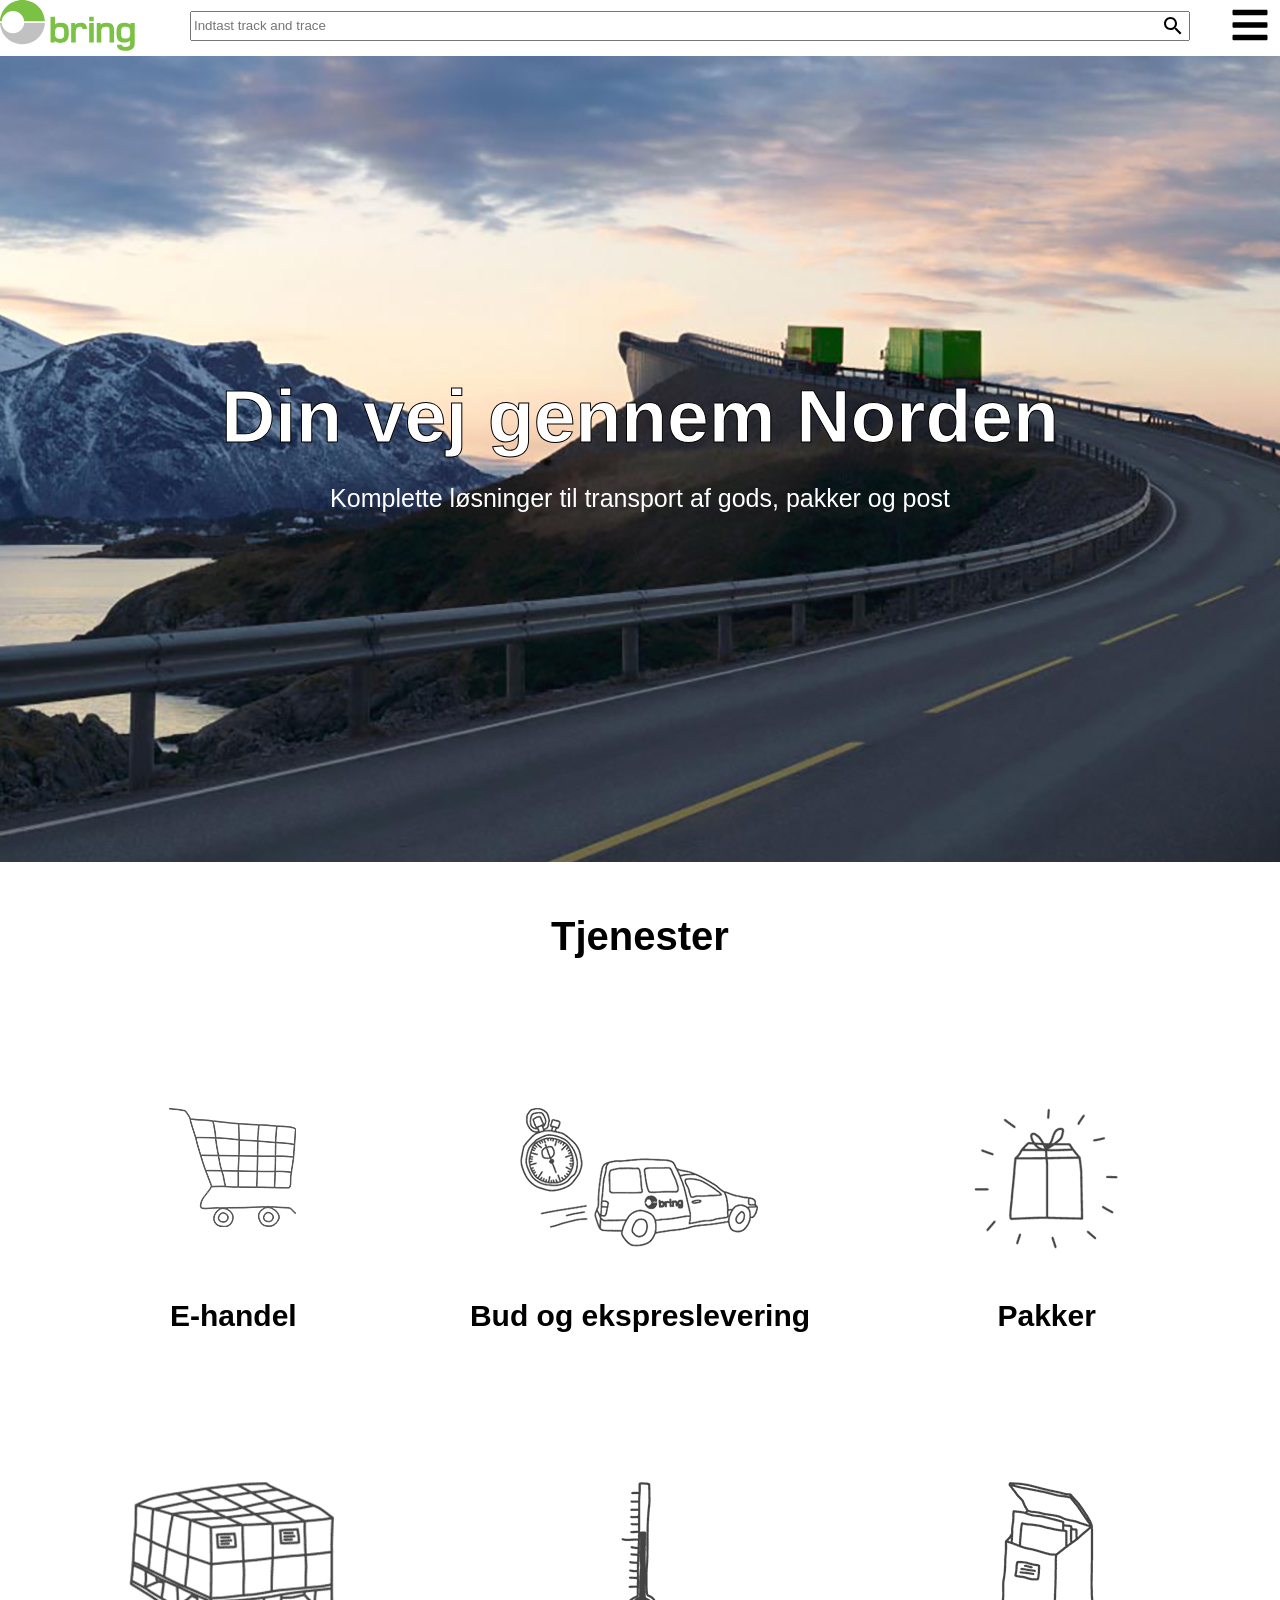
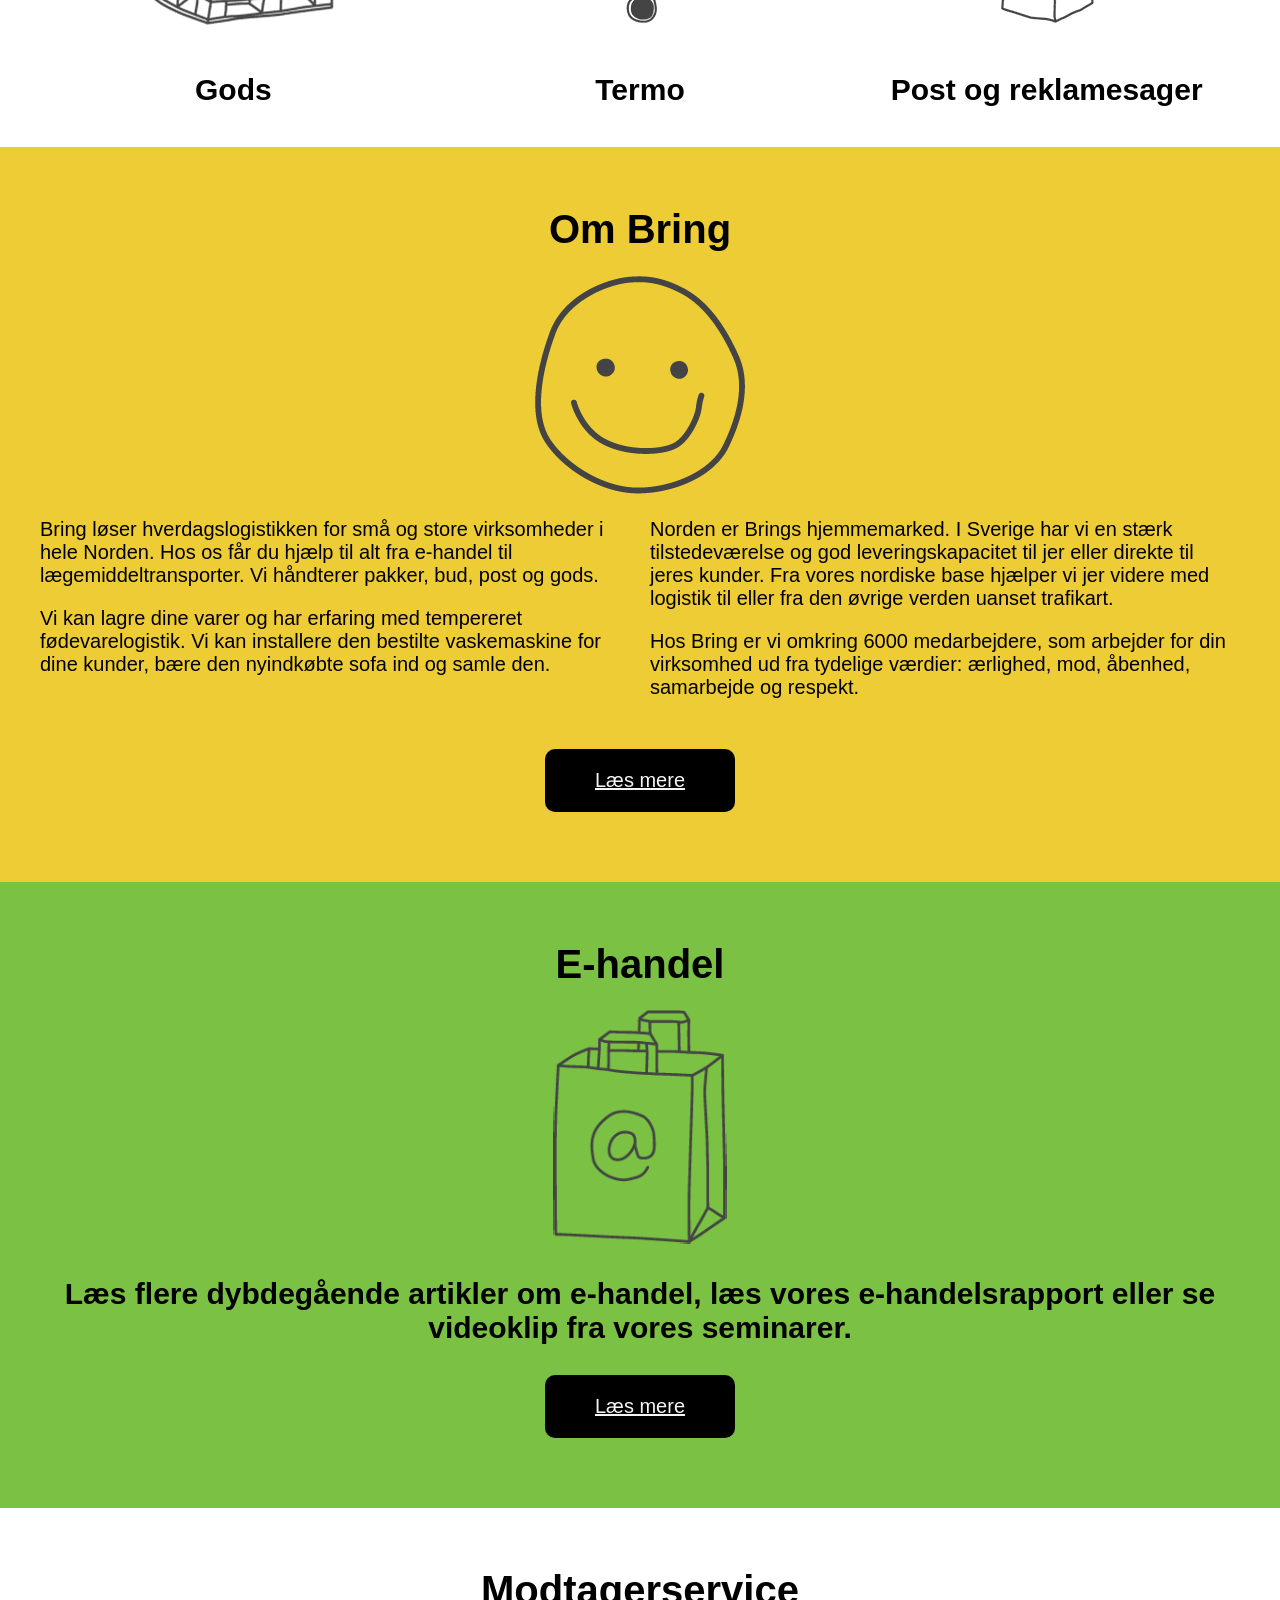
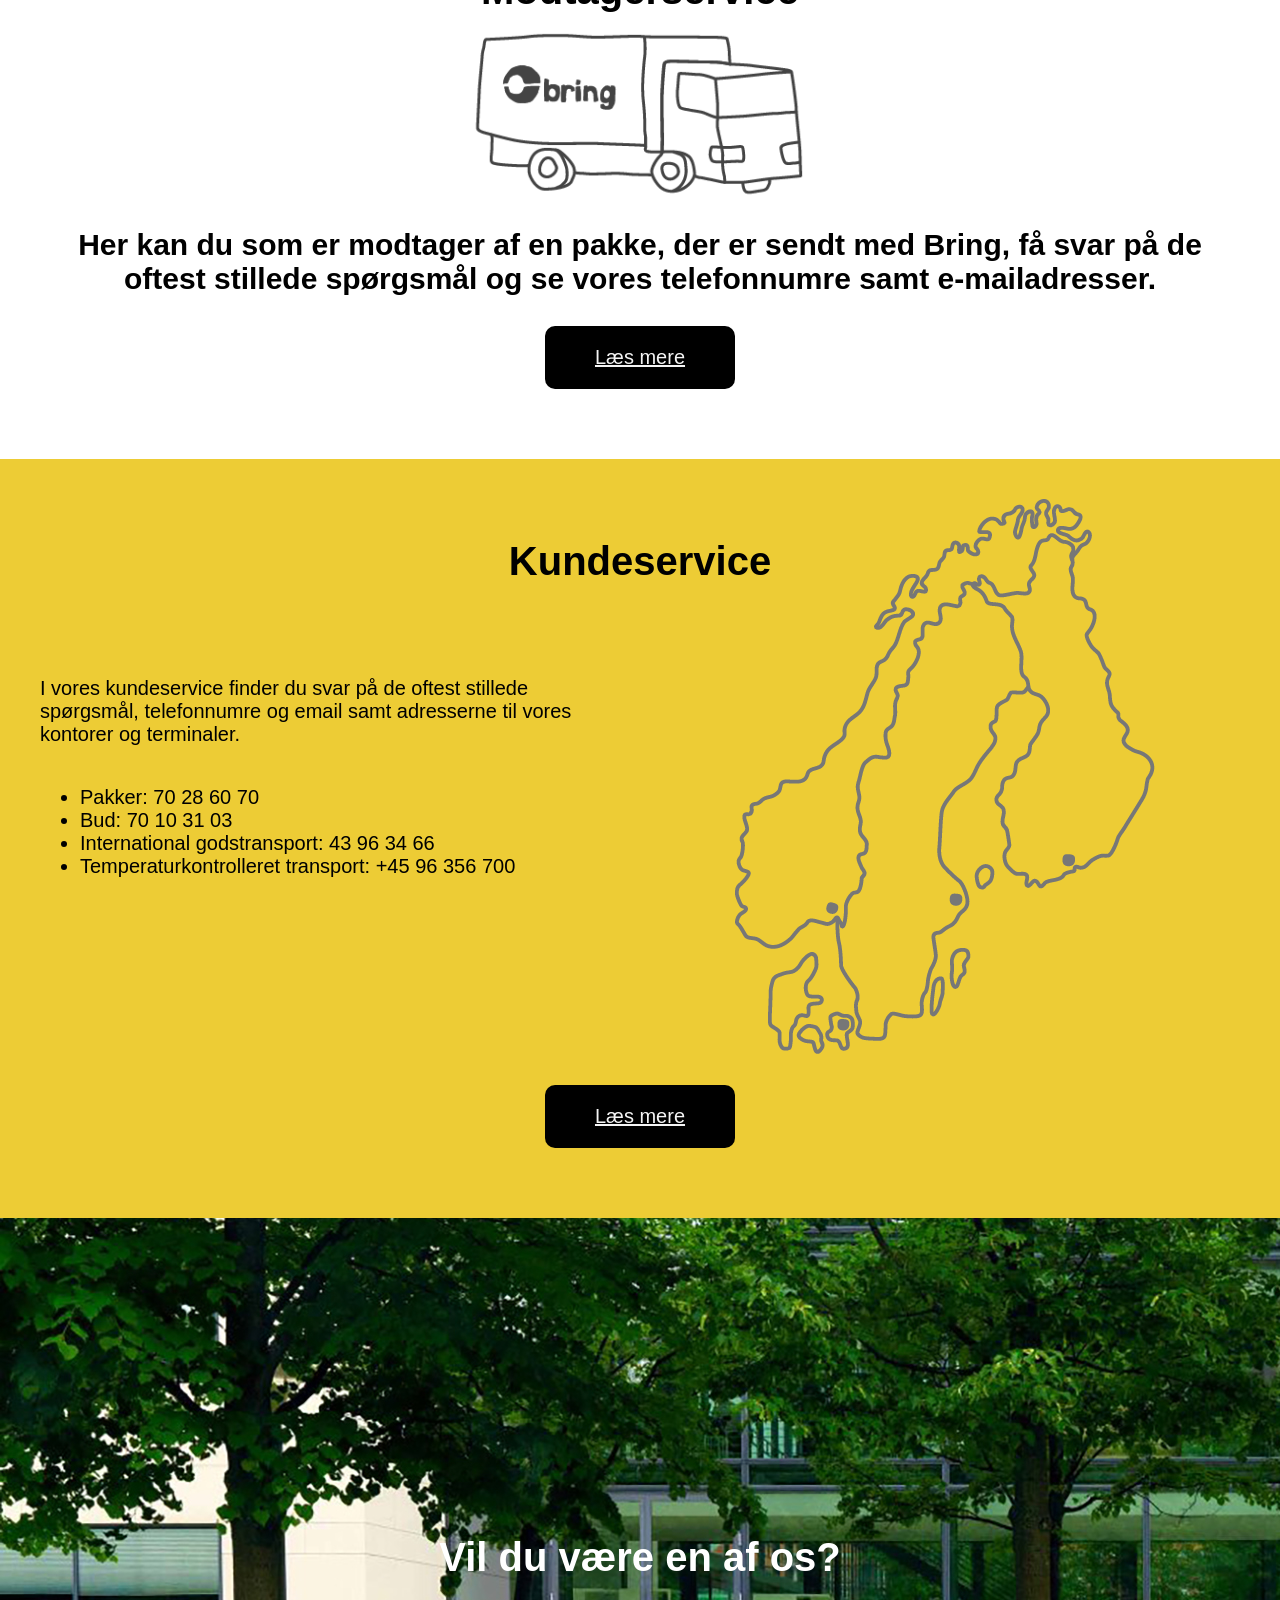
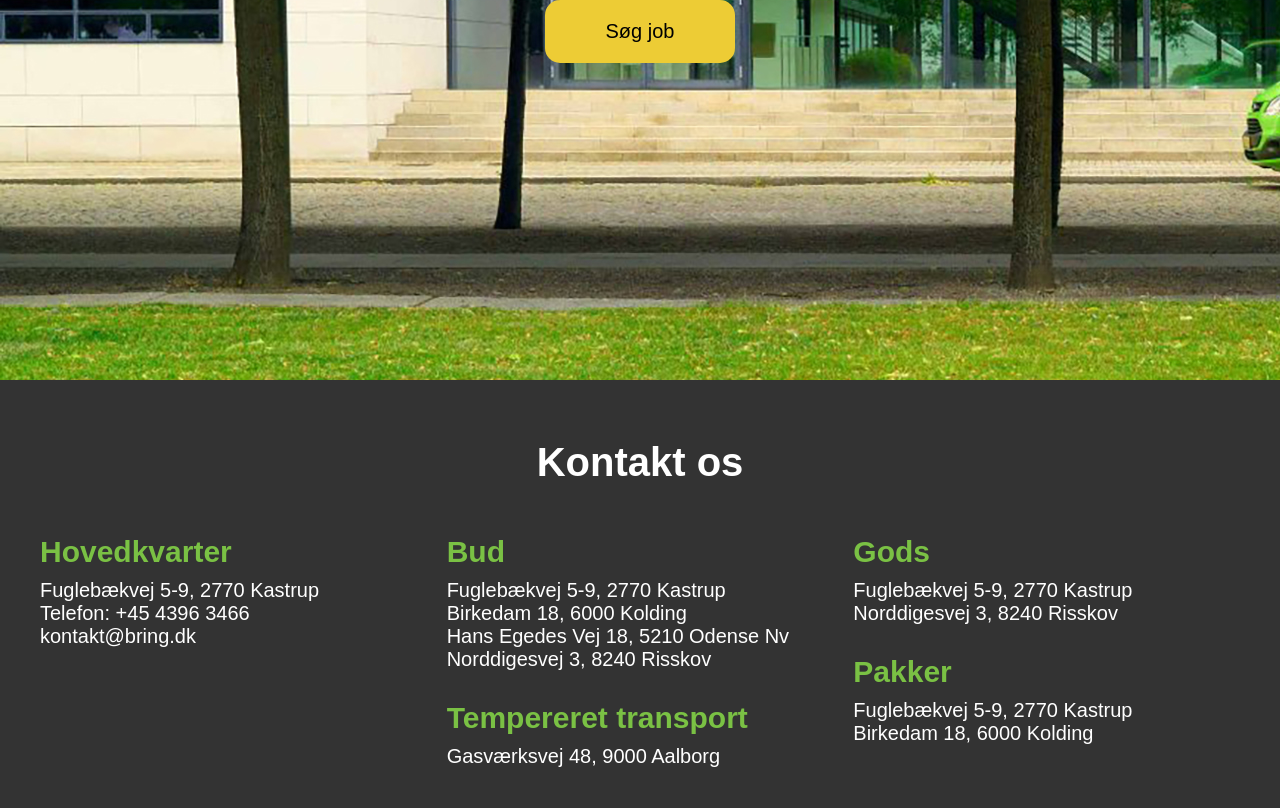
<file: html og css/Bring/index.html>
<!DOCTYPE html>
<html lang="en">

<head>
    <meta charset="UTF-8">
    <meta name="viewport" content="width=device-width, initial-scale=1.0">
    <link rel="stylesheet" href="css/style.css">
    <link rel="stylesheet" href="css/phone.css" media="screen and (max-width:800px)">
    <link rel="stylesheet" href="css/desktop.css" media="screen and (min-width:801px)">
    <title>Bring Grid og Hamburgermenu</title>
</head>

<body>
    <header>
        <img src="img/logo.svg" alt="bring logo" id="logo-img">
        <form method="post">
            <input type="search" name="track" placeholder="Indtast track and trace">
            <input type="image" class="search" value="submit" src="img/baseline-search-24px.svg">
        </form>
        <nav>
            <input type="checkbox" class="menuopener">
            <img src="img/bars-solid.svg" class="menuicon">
            <img src="img/times-solid.svg" class="closeicon">
            <ul>
                <li><a href="#">Hjem</a></li>
                <li><a href="#">Tjenester</a></li>
                <li><a href="#">Om Bring</a></li>
                <li><a href="#">E-handel</a></li>
                <li><a href="#">Modtagerservice</a></li>
                <li><a href="#">Kundeservice</a></li>
                <li><a href="#">Vil du være en af os?</a></li>
                <li><a href="#">Kontakt os</a></li>
            </ul>
        </nav>
    </header>

    <main>
        <section>
            <img src="img/hero-04.jpg" alt="bring transport">
            <article>
                <h1>Din vej gennem Norden</h1>
                <p>Komplette løsninger til transport af gods, pakker og post</p>
            </article>
        </section>
        <section >
            <h2>Tjenester</h2>
            <article class="services grid grid-three-columns">
                <div class="service-item">
                    <img src="img/shopping-cart.png" alt="bring e-handel e-commerce">
                    <h3>E-handel</h3>
                </div>

                <div class="service-item">
                    <img src="img/courier-illustration.png" alt="bud budbringer bring">
                    <h3>Bud og ekspreslevering</h3>
                </div>
                <div class="service-item">
                    <img src="img/parcel-illustration.png" alt="pakker levering post">
                    <h3>Pakker</h3>
                </div>

                <div class="service-item">
                    <img src="img/cargo-illustration.png" alt="gods levering transport">
                    <h3>Gods</h3>
                </div>

                <div class="service-item">
                    <img src="img/tempererat.png" alt="temperatur tempereret gods termo">
                    <h3>Termo</h3>
                </div>

                <div class="service-item">
                    <img src="img/mailbox.png" alt="post reklame pakker levering">
                    <h3>Post og reklamesager</h3>
                </div>
            </article>
        </section>

        <section id="about-us" class="yellow">
            <h2>Om Bring</h2>

            <img src="img/smiley.png" alt="smiley happy customers glade kunder">

            <article class="columns grid grid-two-columns">
                <div class="column">
                    <p>Bring løser hverdagslogistikken for små og store virksomheder i hele Norden. Hos os får du hjælp
                        til alt fra e-handel til lægemiddeltransporter. Vi håndterer pakker, bud, post og gods.</p>

                    <p>Vi kan lagre dine varer og har erfaring med tempereret fødevarelogistik. Vi kan installere den
                        bestilte vaskemaskine for dine kunder, bære den nyindkøbte sofa ind og samle den.</p>
                </div>

                <div class="column">
                    <p>Norden er Brings hjemmemarked. I Sverige har vi en stærk tilstedeværelse og god
                        leveringskapacitet til jer eller direkte til jeres kunder. Fra vores nordiske base hjælper vi
                        jer videre med logistik til eller fra den øvrige verden uanset trafikart.</p>

                    <p>Hos Bring er vi omkring 6000 medarbejdere, som arbejder for din virksomhed ud fra tydelige
                        værdier: ærlighed, mod, åbenhed, samarbejde og respekt.</p>
                </div>
            </article>

            <a href="#" class="readmore">Læs mere</a>

        </section>

        <section id="shop" class="green">
            <article>
                <h2>E-handel</h2>

                <img src="img/e-handel.png" alt="bring e-handel">

                <h3>Læs flere dybdegående artikler om e-handel, læs vores e-handelsrapport eller se videoklip fra vores
                    seminarer.</h3>

                <a href="#" class="readmore">Læs mere</a>
            </article>
        </section>

        <section id="receive">
            <article>
                <h2>Modtagerservice</h2>

                <img src="img/truck.png" alt="bring modtageservice">

                <h3>Her kan du som er modtager af en pakke, der er sendt med Bring, få svar på de oftest stillede
                    spørgsmål og se vores telefonnumre samt e-mailadresser.</h3>

                <a href="#" class="readmore">Læs mere</a>
            </article>
        </section>

        <section id="customer-service" class="yellow">
            <h2 class="absolute">Kundeservice</h2>

            <article class="columns grid grid-two-columns">

                <div class="column">
                    <p>I vores kundeservice finder du svar på de oftest stillede spørgsmål, telefonnumre og email samt
                        adresserne til vores kontorer og terminaler.</p>
                    <ul>
                        <li>Pakker: 70 28 60 70</li>
                        <li>Bud: 70 10 31 03</li>
                        <li>International godstransport: 43 96 34 66</li>
                        <li>Temperaturkontrolleret transport: +45 96 356 700</li>
                    </ul>
                </div>

                <div class="column">
                    <img src="img/bring-map-nordic.png" alt="nordic map headquarters">
                </div>
            </article>

            <a href="#" class="readmore">Læs mere</a>
        </section>

        <section id="join-us" class="grid">
            <img src="img/budbil-02.jpg" alt="bring budbil">
            <article>
                <h2>Vil du være en af os?</h2>

                <a href="#" class="seekjob yellow">Søg job</a>
            </article>

        </section>

    </main>
    <footer>
        <h2>Kontakt os</h2>

        <article class="columns grid grid-three-columns">
            <div class="column">
                <h3>Hovedkvarter</h3>
                <ul>
                    <li>Fuglebækvej 5-9, 2770 Kastrup</li>
                    <li>Telefon: +45 4396 3466</li>
                    <li>kontakt@bring.dk</li>
                </ul>
            </div>

            <div class="column">
                <h3>Bud</h3>
                <ul>
                    <li>Fuglebækvej 5-9, 2770 Kastrup</li>
                    <li>Birkedam 18, 6000 Kolding</li>
                    <li>Hans Egedes Vej 18, 5210 Odense Nv</li>
                    <li>Norddigesvej 3, 8240 Risskov</li>
                </ul>

                <h3>Tempereret transport</h3>
                <ul>
                    <li>Gasværksvej 48, 9000 Aalborg</li>
                </ul>
            </div>

            <div class="column">
                <h3>Gods</h3>
                <ul>
                    <li>Fuglebækvej 5-9, 2770 Kastrup</li>
                    <li>Norddigesvej 3, 8240 Risskov</li>
                </ul>

                <h3>Pakker</h3>
                <ul>
                    <li>Fuglebækvej 5-9, 2770 Kastrup</li>
                    <li>Birkedam 18, 6000 Kolding</li>
                </ul>
            </div>
        </article>
    </footer>
</body>

</html>
</file>
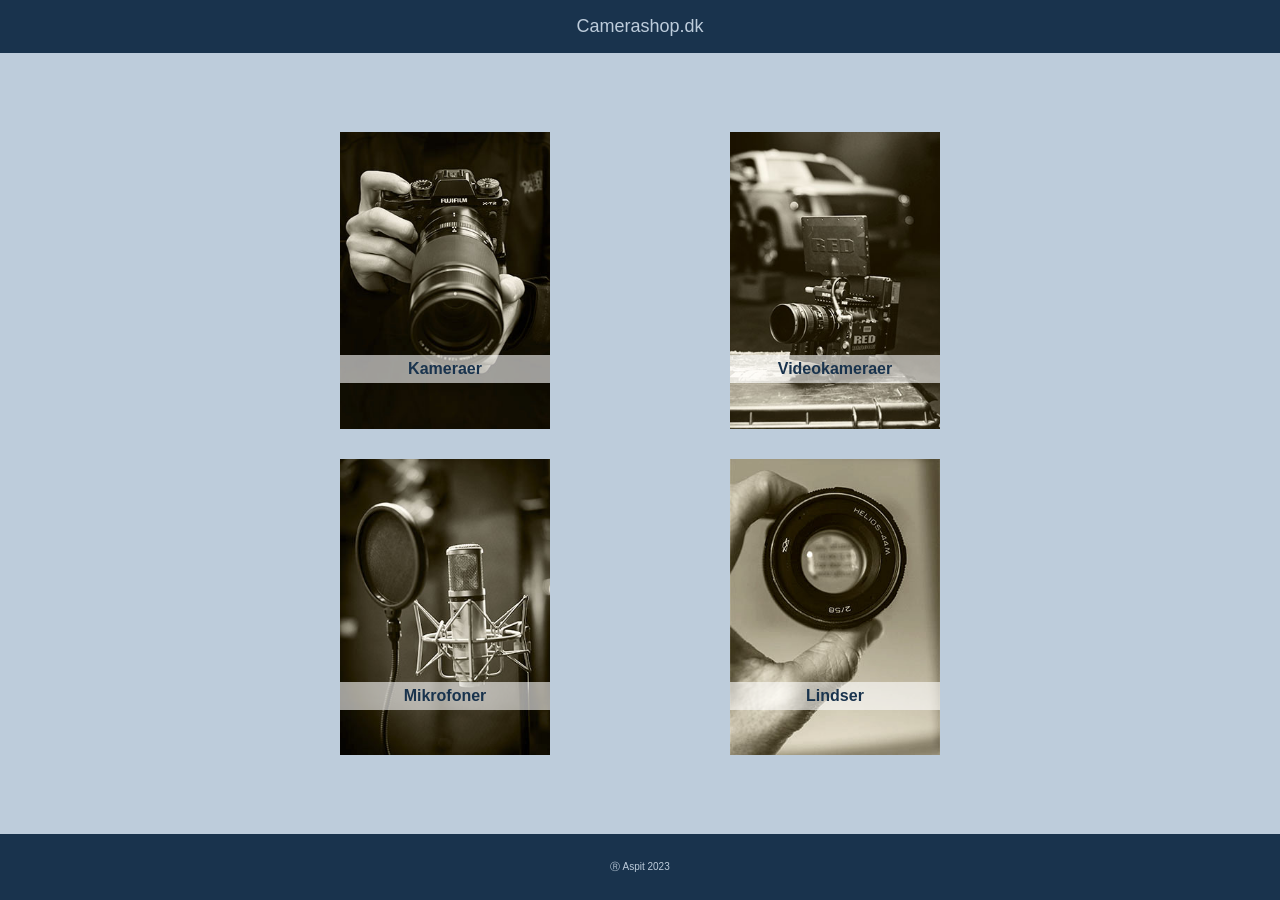
<file: html og css/Camerashop/index.html>
<!DOCTYPE html>
<html lang="en">
<head>
    <meta charset="UTF-8">
    <meta http-equiv="X-UA-Compatible" content="IE=edge">
    <meta name="viewport" content="width=device-width, initial-scale=1.0">
    <link rel="stylesheet" href="css/style.css">
    <link rel="stylesheet" href="css/more1500px.css" media="screen and (min-width:1501px)">
    <link rel="stylesheet" href="css/1000-1500px.css" media="screen and (min-width:1000px) and (max-width:1500px)">
    <link rel="stylesheet" href="css/less1000px.css" media="screen (max-width:1000px)">
    <title>Camerashop</title>
</head>
<body>
    <header>
        <div class="container">
            <span class="website-name">Camerashop.dk</span>
        </div>
    </header>
    <main>
        <div class="container grid grid-four-columns card-container">
            <div class="column card">
                <img class="card-img" src="img/Camera.jpg" alt="Kamera">
                <p class="card-text">Kameraer</p>
            </div>
            <div class="column card">
                <img class="card-img" src="img/Videocamera.jpg" alt="Videokamera">
                <p class="card-text">Videokameraer</p>
            </div>
            <div class="column card">
                <img class="card-img" src="img/Microphone.jpg" alt="Mikrofon">
                <p class="card-text">Mikrofoner</p>
            </div>
            <div class="column card">
                <img class="card-img" src="img/Lense.jpg" alt="Linse">
                <p class="card-text">Lindser</p>
            </div>
        </div>
    </main>
    <footer>
        <div class="container">        
            <p>&#9415; Aspit 2023</p>
        </div>    
    </footer>
</body>
</html>
</file>
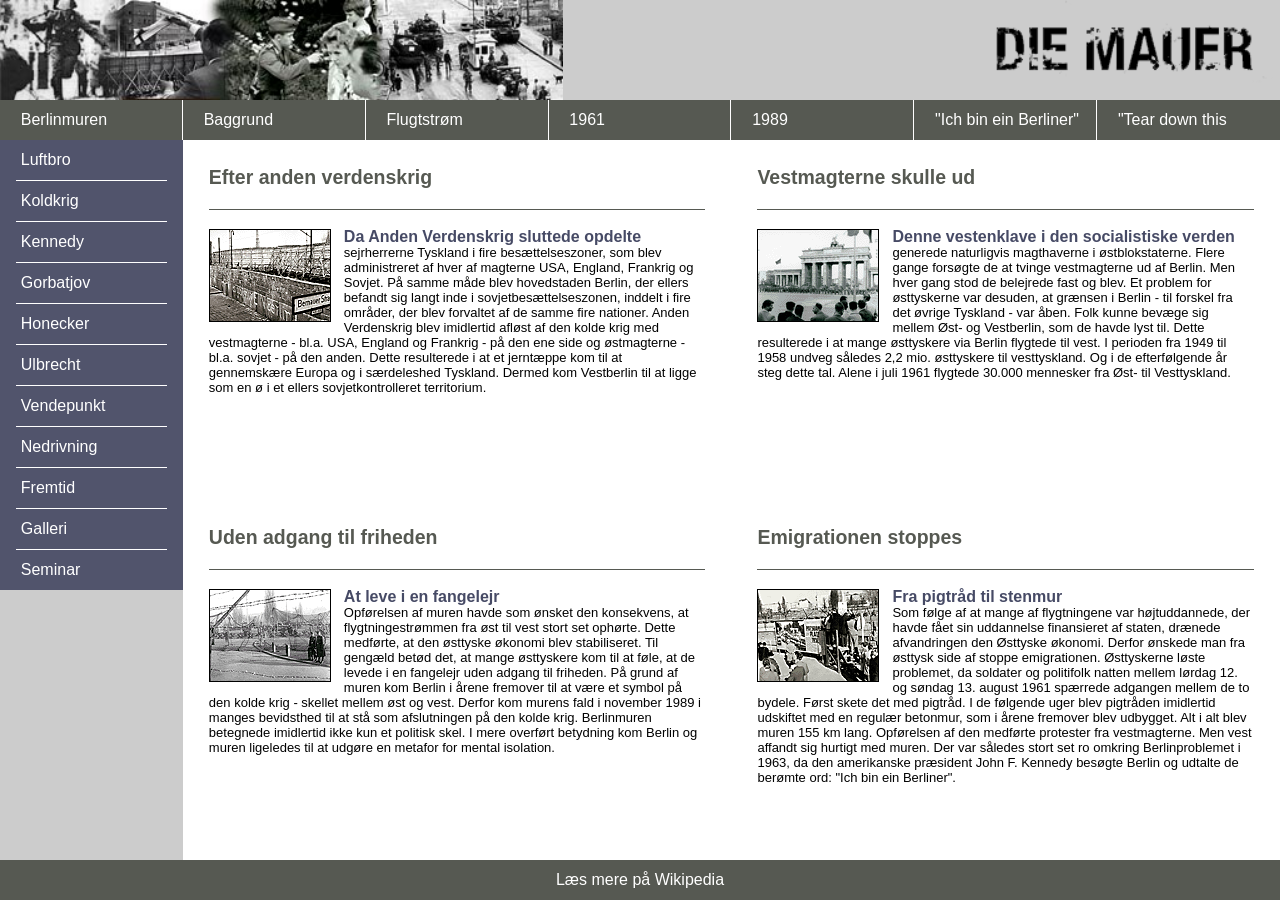
<file: html og css/Opgave - CSS - Grid Die Mauer filer/index.html>
<!DOCTYPE html>
<html lang="en">
<head>
    <meta charset="UTF-8">
    <meta name="viewport" content="width=device-width, initial-scale=1.0">
    <link href="style.css" type="text/css" rel="stylesheet">
    <title>Die Mauer</title>
</head>
<body>
    <header>
        <img src="img/hoved.jpg">
        <img src="img/logo.png">
    </header>

    
    <!-- All links are dead links just for example -->
    <!-- <nav> and <ul> removed to make each <li> item a grid <item> -->
    
    <li><a href="#">Berlinmuren</a></li>
    <li><a href="#">Baggrund</a></li>
    <li><a href="#">Flugtstrøm</a></li>
    <li><a href="#">1961</a></li>
    <li><a href="#">1989</a></li>
    <li><a href="#">"Ich bin ein Berliner"</a></li>
    <li><a href="#">"Tear down this wall"</a></li>


    <nav>
        <ul>
            <li><a href="#">Luftbro</a></li>
            <li><a href="#">Koldkrig</a></li>
            <li><a href="#">Kennedy</a></li>
            <li><a href="#">Gorbatjov</a></li>
            <li><a href="#">Honecker</a></li>
            <li><a href="#">Ulbrecht</a></li>
            <li><a href="#">Vendepunkt</a></li>
            <li><a href="#">Nedrivning</a></li>
            <li><a href="#">Fremtid</a></li>
            <li><a href="#">Galleri</a></li>
            <li><a href="#">Seminar</a></li>
        </ul>
    </nav>

    <!-- Articles are not in section tag to make each article an element in the grid -->
    <article>
        <h2>Efter anden verdenskrig</h2>
        <img src="img/mur01.gif">
        <p>Da Anden Verdenskrig sluttede opdelte sejrherrerne Tyskland i fire besættelseszoner, som blev administreret af hver af magterne USA, England, Frankrig og Sovjet. På samme måde blev hovedstaden Berlin, der ellers befandt sig langt inde i sovjetbesættelseszonen, inddelt i fire områder, der blev forvaltet af de samme fire nationer. Anden Verdenskrig blev imidlertid afløst af den kolde krig med vestmagterne - bl.a. USA, England og Frankrig - på den ene side og østmagterne - bl.a. sovjet - på den anden. Dette resulterede i at et jerntæppe kom til at gennemskære Europa og i særdeleshed Tyskland. Dermed kom Vestberlin til at ligge som en ø i et ellers sovjetkontrolleret territorium.</p>
    </article>

    <article>
        <h2>Vestmagterne skulle ud</h2>
        <img src="img/ciel2.gif">
        <p>Denne vestenklave i den socialistiske verden generede naturligvis magthaverne i østblokstaterne. Flere gange forsøgte de at tvinge vestmagterne ud af Berlin. Men hver gang stod de belejrede fast og blev. Et problem for østtyskerne var desuden, at grænsen i Berlin - til forskel fra det øvrige Tyskland - var åben. Folk kunne bevæge sig mellem Øst- og Vestberlin, som de havde lyst til. Dette resulterede i at mange østtyskere via Berlin flygtede til vest. I perioden fra 1949 til 1958 undveg således 2,2 mio. østtyskere til vesttyskland. Og i de efterfølgende år steg dette tal. Alene i juli 1961 flygtede 30.000 mennesker fra Øst- til Vesttyskland.</p>
    </article>


    <article>
        <h2>Uden adgang til friheden</h2>
        <img src="img/mur02.gif">
        <p>At leve i en fangelejr</p>
        <p>Opførelsen af muren havde som ønsket den konsekvens, at flygtningestrømmen fra øst til vest stort set ophørte. Dette medførte, at den østtyske økonomi blev stabiliseret. Til gengæld betød det, at mange østtyskere kom til at føle, at de levede i en fangelejr uden adgang til friheden. På grund af muren kom Berlin i årene fremover til at være et symbol på den kolde krig - skellet mellem øst og vest. Derfor kom murens fald i november 1989 i manges bevidsthed til at stå som afslutningen på den kolde krig. Berlinmuren betegnede imidlertid ikke kun et politisk skel. I mere overført betydning kom Berlin og muren ligeledes til at udgøre en metafor for mental isolation.</p>
    </article>

    <article>
        <h2>Emigrationen stoppes</h2>
        <img src="img/mur06.gif">
        <p>Fra pigtråd til stenmur</p>
        <p>Som følge af at mange af flygtningene var højtuddannede, der havde fået sin uddannelse finansieret af staten, drænede afvandringen den Østtyske økonomi. Derfor ønskede man fra østtysk side af stoppe emigrationen. Østtyskerne løste problemet, da soldater og politifolk natten mellem lørdag 12. og søndag 13. august 1961 spærrede adgangen mellem de to bydele. Først skete det med pigtråd. I de følgende uger blev pigtråden imidlertid udskiftet med en regulær betonmur, som i årene fremover blev udbygget. Alt i alt blev muren 155 km lang. Opførelsen af den medførte protester fra vestmagterne. Men vest affandt sig hurtigt med muren. Der var således stort set ro omkring Berlinproblemet i 1963, da den amerikanske præsident John F. Kennedy besøgte Berlin og udtalte de berømte ord: "Ich bin ein Berliner".</p>
    </article>


    <footer>
        <p>Læs mere på <a href="https://da.wikipedia.org/wiki/Berlinmuren">Wikipedia</a></p>
    </footer>
    
</body>
</html>
</file>
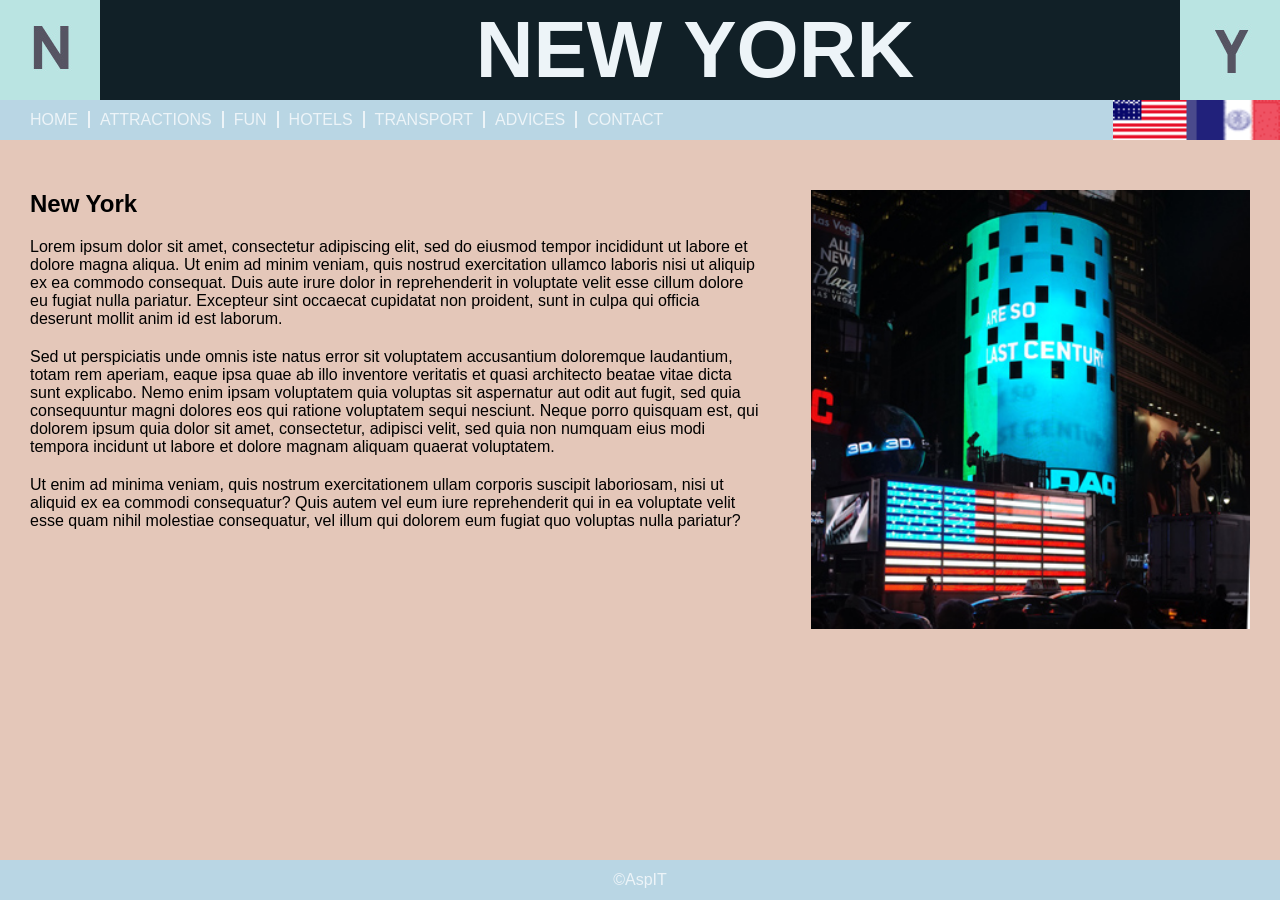
<file: html og css/Opgave - CSS - variabler New York Website/index.html>
<!DOCTYPE html>
<html lang="en">
<head>
    <meta charset="UTF-8">
    <meta name="viewport" content="width=device-width, initial-scale=1.0">
    <link a href="css/style.css" type="text/css" rel="stylesheet">
    <title>New York</title>
</head>
<body>
    <header>
        <a href="index.html">
            <img src="img/N.jpg" class="left">
        
        
        <h1>New York</h1>
        
        <img src="img/y.jpg" class="right"></a>
    </header>

    <nav>
        <ul>
            <li><a href="index.html">HOME</a></li>
            <li><a href="attractions.html">ATTRACTIONS</a></li>
            <li><a href="fun.html">FUN</a></li>
            <li><a href="hotels.html">HOTELS</a></li>
            <li><a href="transport.html">TRANSPORT</a></li>
            <li><a href="advices.html">ADVICES</a></li>
            <li><a href="contact.html" class="noborder">CONTACT</a></li>
        </ul>

        <img src="img/bothflags.png">
    </nav>

    <main>
        <section>
            <article>
                <div class="left-column">
                    <h2>New York</h2>

                    <p>Lorem ipsum dolor sit amet, consectetur adipiscing elit, sed do eiusmod tempor incididunt ut labore et dolore magna aliqua. Ut enim ad minim veniam, quis nostrud exercitation ullamco laboris nisi ut aliquip ex ea commodo consequat. Duis aute irure dolor in reprehenderit in voluptate velit esse cillum dolore eu fugiat nulla pariatur. Excepteur sint occaecat cupidatat non proident, sunt in culpa qui officia deserunt mollit anim id est laborum.</p>

                    <p>Sed ut perspiciatis unde omnis iste natus error sit voluptatem accusantium doloremque laudantium, totam rem aperiam, eaque ipsa quae ab illo inventore veritatis et quasi architecto beatae vitae dicta sunt explicabo. Nemo enim ipsam voluptatem quia voluptas sit aspernatur aut odit aut fugit, sed quia consequuntur magni dolores eos qui ratione voluptatem sequi nesciunt. Neque porro quisquam est, qui dolorem ipsum quia dolor sit amet, consectetur, adipisci velit, sed quia non numquam eius modi tempora incidunt ut labore et dolore magnam aliquam quaerat voluptatem.</p>

                    <p>Ut enim ad minima veniam, quis nostrum exercitationem ullam corporis suscipit laboriosam, nisi ut aliquid ex ea commodi consequatur? Quis autem vel eum iure reprehenderit qui in ea voluptate velit esse quam nihil molestiae consequatur, vel illum qui dolorem eum fugiat quo voluptas nulla pariatur?</p>
                </div>

                <div class="right-column">
                    <img src="img/forside.jpg">
                </div>

               
            </article>
        </section>

    </main>

    <footer>
        <p>&#169;AspIT</p>
    </footer>
    
</body>
</html>
</file>
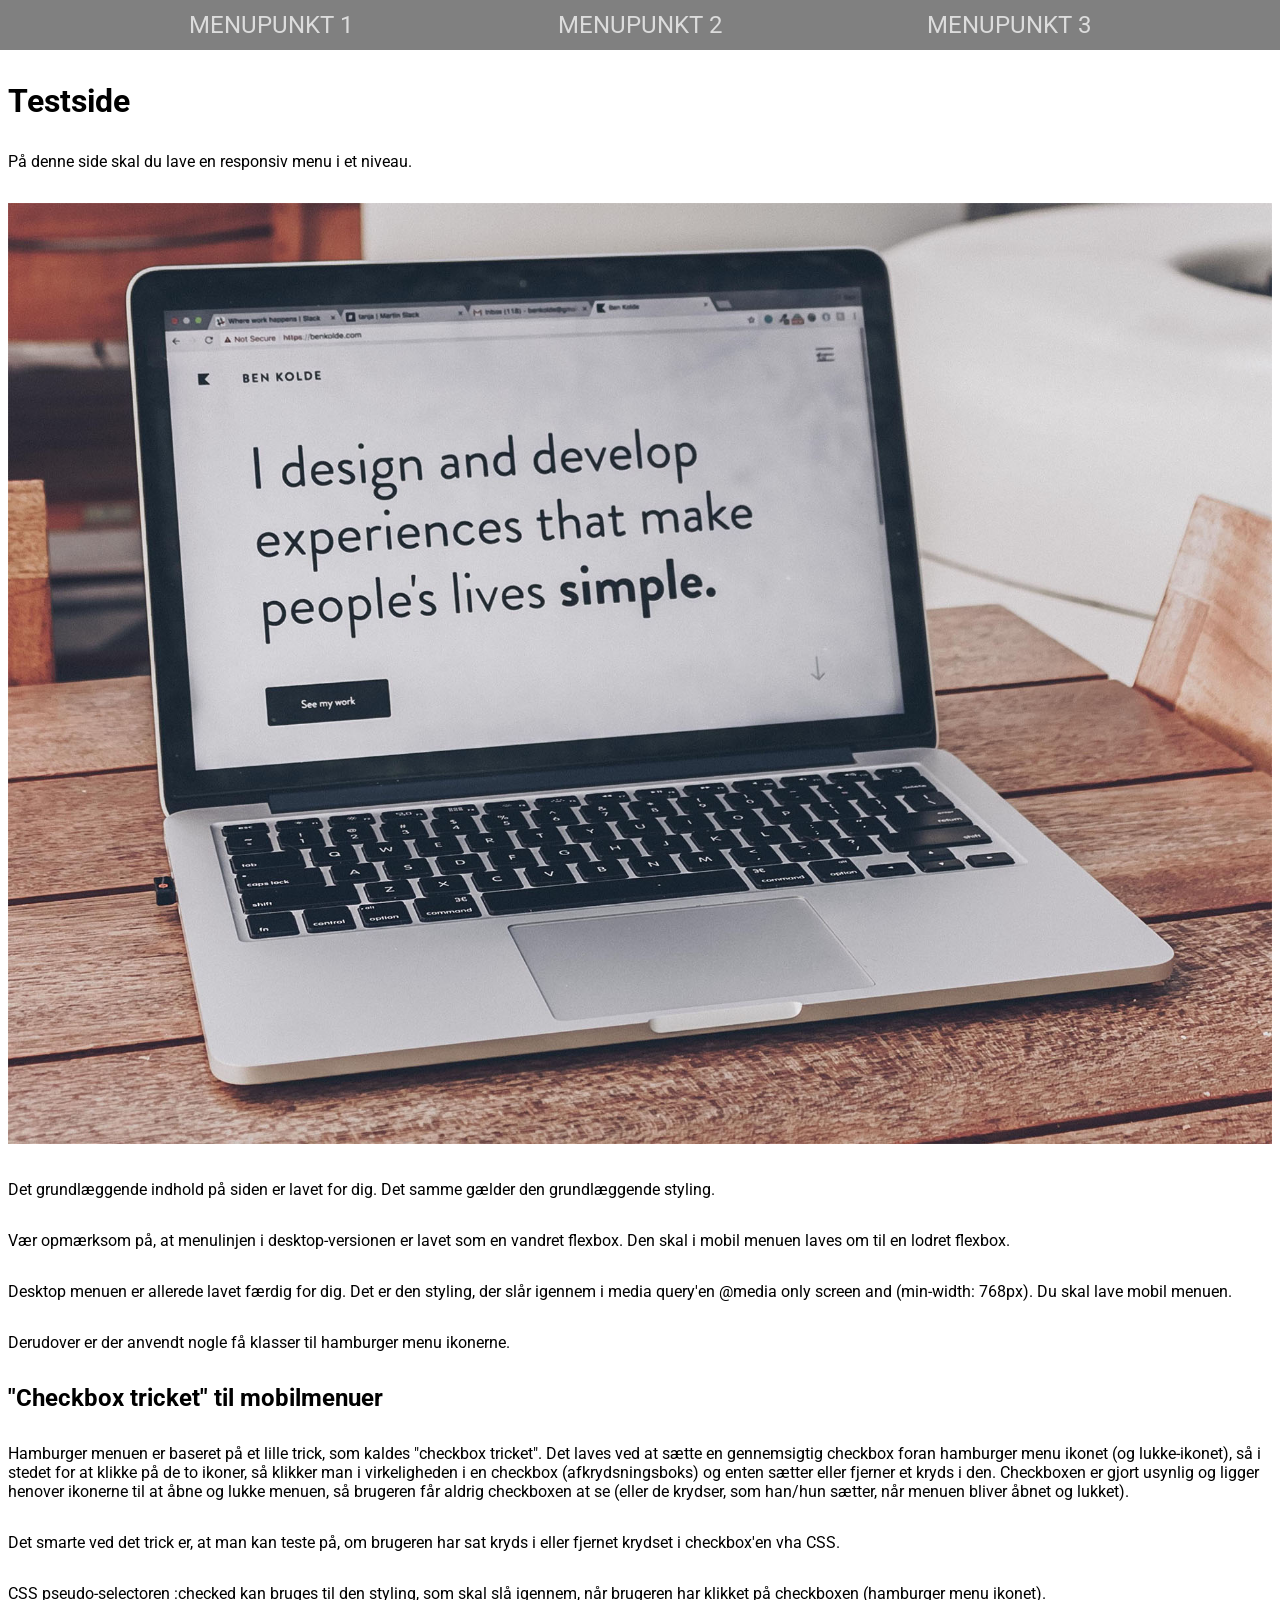
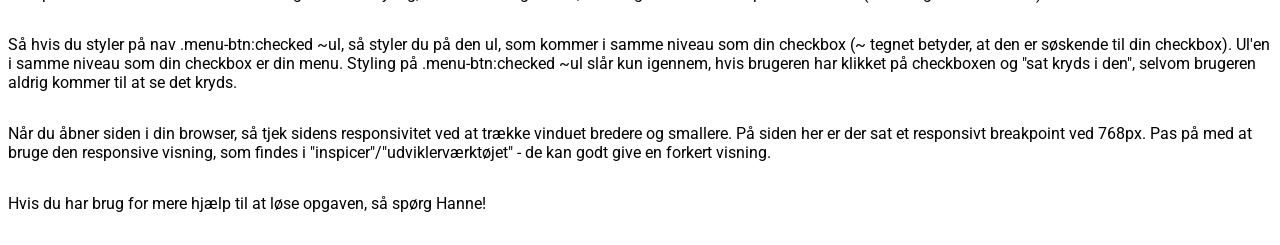
<file: html og css/ResponsivMenu/index.html>
<!DOCTYPE html>
<html>
<head>
    <meta charset="UTF-8">
    <meta name="viewport" content="width=device-width, initial-scale=1.0">
    <link rel="stylesheet" type="text/css" href="style.css">
    <link href="https://fonts.googleapis.com/css?family=Lato|Roboto&display=swap" rel="stylesheet"> 
    <title>Responsiv menu</title>
</head>
<body>
    <nav>
        <!-- Checkbox til at lave "checkbox tricket" - se forklaring i teksten nedenfor -->
        <input class="menu-btn" type="checkbox">
        <!-- Hamburger menu ikon -->
        <img src="img/bars-solid.svg" alt="hamburger menu icon" class="menuicon">
        <!-- Luk hamburger menu ikon -->
		<img src="img/times-solid.svg" alt="hamburger close icon" class="closeicon">
        <ul>
            <li>
                <!-- Alle links er tomme links, dvs de fører ingen steder hen, når man klikker på dem, men de opfører sig som almindelige links. Et tomt link oprettes ved at skrive "#" i href-attributten -->
                <a href="#">menupunkt 1</a>
            </li>
            <li>
                <a href="#">menupunkt 2</a>
            </li>
            <li>
                <a href="#">menupunkt 3</a>
            </li>
        </ul>
    </nav>

    <main>
        <h1>Testside</h1>
        <section>
            <article>
                <p>På denne side skal du lave en responsiv menu i et niveau.</p>
                <img src="img/Image1.jpg" alt="arbejdsbillede">
                <p>Det grundlæggende indhold på siden er lavet for dig. Det samme gælder den grundlæggende styling.</p>
                <p>Vær opmærksom på, at menulinjen i desktop-versionen er lavet som en vandret flexbox. Den skal i mobil menuen laves om til en lodret flexbox.</p>
                <p>Desktop menuen er allerede lavet færdig for dig. Det er den styling, der slår igennem i media query'en @media only screen and (min-width: 768px). Du skal lave mobil menuen.</p>
                <p>Derudover er der anvendt nogle få klasser til hamburger menu ikonerne.</p>
                <h2>"Checkbox tricket" til mobilmenuer</h2>
                <p>Hamburger menuen er baseret på et lille trick, som kaldes "checkbox tricket". Det laves ved at sætte en gennemsigtig checkbox foran hamburger menu ikonet (og lukke-ikonet), så i stedet for at klikke på de to ikoner, så klikker man i virkeligheden i en checkbox (afkrydsningsboks) og enten sætter eller fjerner et kryds i den. Checkboxen er gjort usynlig og ligger henover ikonerne til at åbne og lukke menuen, så brugeren får aldrig checkboxen at se (eller de krydser, som han/hun sætter, når menuen bliver åbnet og lukket).</p>
                <p>Det smarte ved det trick er, at man kan teste på, om brugeren har sat kryds i eller fjernet krydset i checkbox'en vha CSS.</p>
                <p>CSS pseudo-selectoren :checked kan bruges til den styling, som skal slå igennem, når brugeren har klikket på checkboxen (hamburger menu ikonet).</p>
                <p>Så hvis du styler på nav .menu-btn:checked ~ul, så styler du på den ul, som kommer i samme niveau som din checkbox (~ tegnet betyder, at den er søskende til din checkbox). Ul'en i samme niveau som din checkbox er din menu. Styling på .menu-btn:checked ~ul slår kun igennem, hvis brugeren har klikket på checkboxen og "sat kryds i den", selvom brugeren aldrig kommer til at se det kryds.</p>
                <p>Når du åbner siden i din browser, så tjek sidens responsivitet ved at trække vinduet bredere og smallere. På siden her er der sat et responsivt breakpoint ved 768px. Pas på med at bruge den responsive visning, som findes i "inspicer"/"udviklerværktøjet" - de kan godt give en forkert visning.</p>
                <p>Hvis du har brug for mere hjælp til at løse opgaven, så spørg Hanne!</p>
            </article>
        </section>

    </main>
    
</body>
</html>
</file>
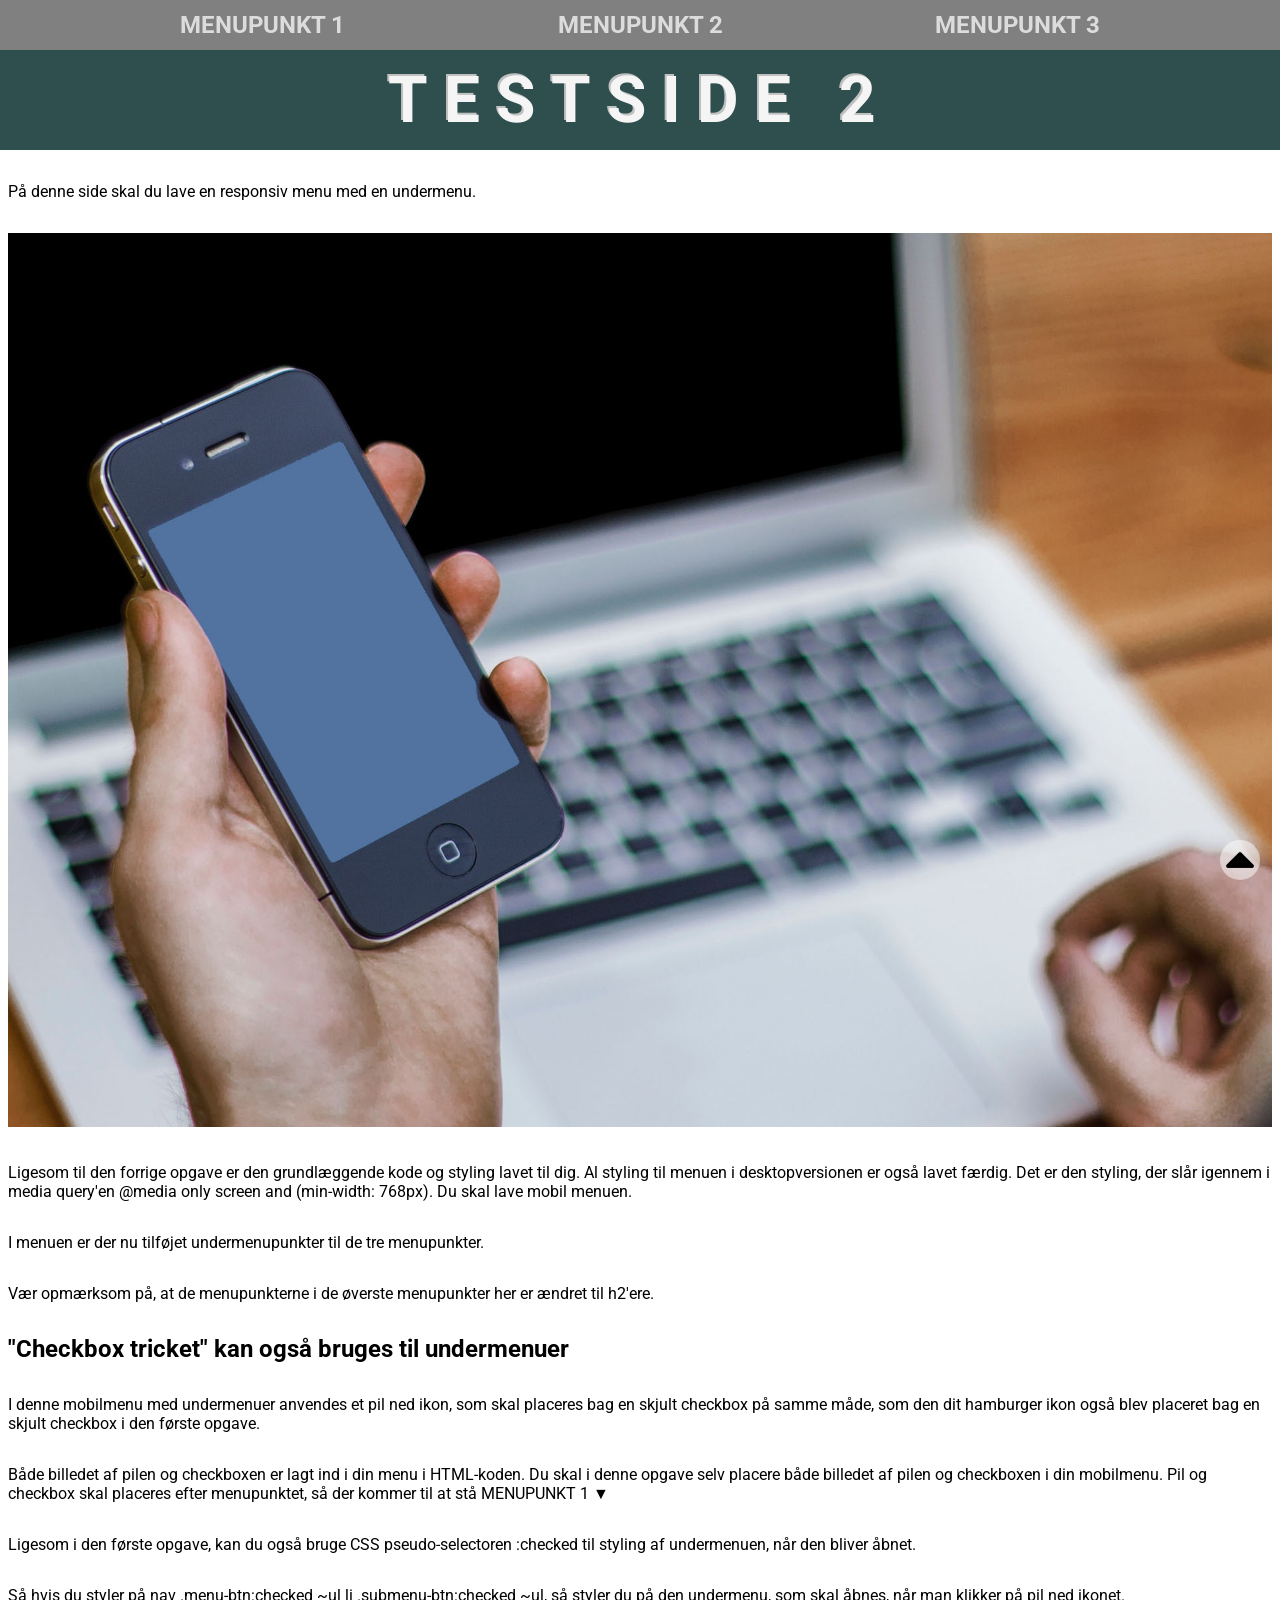
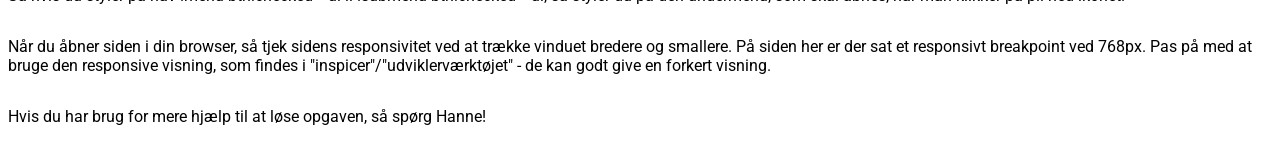
<file: html og css/ResponsivUnderMenu/index.html>
<!DOCTYPE html>
<html>
<head>
    <meta charset="UTF-8">
    <meta name="viewport" content="width=device-width, initial-scale=1.0">
    <link rel="stylesheet" type="text/css" href="style.css">
    <link href="https://fonts.googleapis.com/css?family=Lato|Roboto&display=swap" rel="stylesheet"> 
    <title>Responsiv menu</title>
</head>
<body>
    <nav>
        <!-- Checkbox til at lave "checkbox tricket" -->
        <input class="menu-btn" type="checkbox">
        <!-- Hamburger menu ikon -->
        <img src="img/bars-solid.svg" alt="hamburger menu icon" class="menuicon">
        <!-- Luk hamburger menu ikon -->
		<img src="img/times-solid.svg" alt="hamburger close icon" class="closeicon">
        <ul>
            <li>
                <!-- Alle links er tomme links, dvs de fører ingen steder hen, når man klikker på dem, men de opfører sig som almindelige links. Et tomt link oprettes ved at skrive "#" i href-attributten. I denne udgave er alle links i øverste niveau lavet som h2'ere i stedet for at være links (<a>) -->
                <h2>menupunkt 1</h2>
                <!-- Checkbox til at lave "checkbox tricket" på undermenuen -->
				<input class="submenu-btn" type="checkbox">
                <!-- Pil ned ikon, som viser at menuen indeholder en undermenu -->
                <img src="img/caret-down-solid.svg">
                <ul>
                    <li>
                        <a href="#">undermenupunkt 1</a>
                    </li>
                    <li>
                        <a href="#">undermenupunkt 2</a>
                    </li>
                    <li>
                        <a href="#">undermenupunkt 3</a>
                    </li>
                </ul>
            </li>
            <li>
                <h2>menupunkt 2</h2>
                <input class="submenu-btn" type="checkbox">
                <img src="img/caret-down-solid.svg">
                <ul>
                    <li>
                        <a href="#">undermenupunkt 1</a>
                    </li>
                    <li>
                        <a href="#">undermenupunkt 2</a>
                    </li>
                </ul>
            </li>
            <li>
                <h2>menupunkt 3</h2>
                <input class="submenu-btn" type="checkbox">
                <img src="img/caret-down-solid.svg">
                <ul>
                    <li>
                        <a href="#">undermenupunkt 1</a>
                    </li>
                    <li>
                        <a href="#">undermenupunkt 2</a>
                    </li>
                    <li>
                        <a href="#">undermenupunkt 3</a>
                    </li>
                </ul>
            </li>
        </ul>
    </nav>

    <main>
        <div>
            <h1>Testside 2</h1>
        </div>
        <section>
            <article>
                <p>På denne side skal du lave en responsiv menu med en undermenu.</p>
                <img src="img/Image2.jpg" alt="arbejdsbillede">
                <p>Ligesom til den forrige opgave er den grundlæggende kode og styling lavet til dig. Al styling til menuen i desktopversionen er også lavet færdig. Det er den styling, der slår igennem i media query'en @media only screen and (min-width: 768px). Du skal lave mobil menuen.</p>
                <p>I menuen er der nu tilføjet undermenupunkter til de tre menupunkter.</p>
                <p>Vær opmærksom på, at de menupunkterne i de øverste menupunkter her er ændret til h2'ere.</p>
                <h2>"Checkbox tricket" kan også bruges til undermenuer</h2>
                <p>I denne mobilmenu med undermenuer anvendes et pil ned ikon, som skal placeres bag en skjult checkbox på samme måde, som den dit hamburger ikon også blev placeret bag en skjult checkbox i den første opgave.</p>
                <p>Både billedet af pilen og checkboxen er lagt ind i din menu i HTML-koden. Du skal i denne opgave selv placere både billedet af pilen og checkboxen i din mobilmenu. Pil og checkbox skal placeres efter menupunktet, så der kommer til at stå MENUPUNKT 1 &#x25BC;</p>
                <p>Ligesom i den første opgave, kan du også bruge CSS pseudo-selectoren :checked til styling af undermenuen, når den bliver åbnet.</p>
                <p>Så hvis du styler på nav .menu-btn:checked ~ul li .submenu-btn:checked ~ul, så styler du på den undermenu, som skal åbnes, når man klikker på pil ned ikonet.</p>
                <p>Når du åbner siden i din browser, så tjek sidens responsivitet ved at trække vinduet bredere og smallere. På siden her er der sat et responsivt breakpoint ved 768px. Pas på med at bruge den responsive visning, som findes i "inspicer"/"udviklerværktøjet" - de kan godt give en forkert visning.</p>
                <p>Hvis du har brug for mere hjælp til at løse opgaven, så spørg Hanne!</p>
            </article>
        </section>

        <!-- Pil som kan føre brugeren til toppen af siden -->
        <span><a href="#top"><img src="img/caret-down-solid.svg"></a></span>

    </main>
    
</body>
</html>
</file>
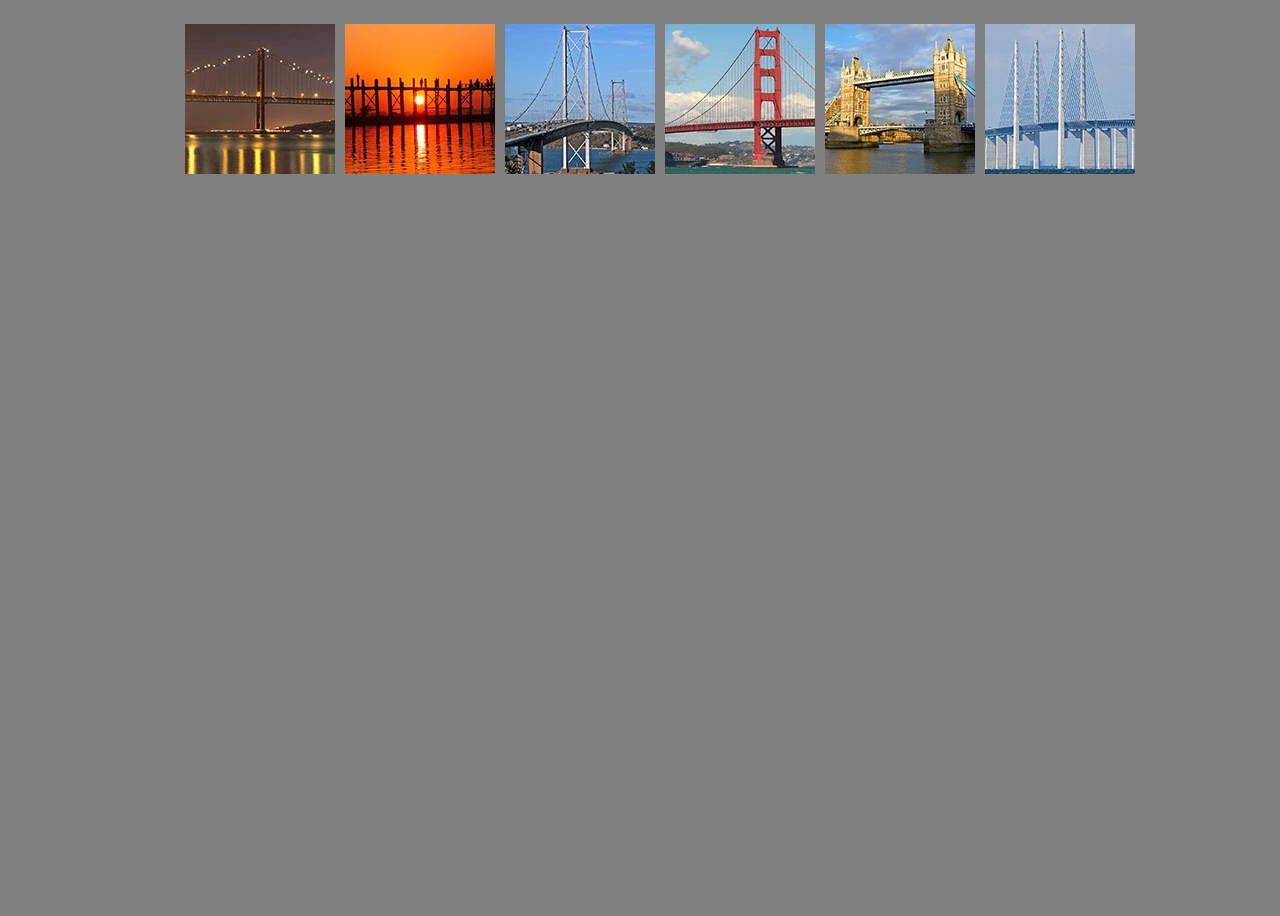
<file: js/Lightbox/index.html>
<!DOCTYPE html>
<html lang="en">

<head>
    <meta charset="UTF-8">
    <meta http-equiv="X-UA-Compatible" content="IE=edge">
    <meta name="viewport" content="width=device-width, initial-scale=1.0">
    <link rel="stylesheet" href="css/style.css">
    <title>Lightbox</title>
</head>

<body>
    <div id="gallery" class="gallery">
        <ul>
            <li>
                <img src="img/thumb_abril.jpg" alt="Abril">
            </li>
            <li>
                <img src="img/thumb_burma.jpg" alt="Burma">
            </li>
            <li>
                <img src="img/thumb_forthroad.jpg" alt="Forth Road">
            </li>
            <li>
                <img src="img/thumb_goldengate.jpg" alt="Golden Gate">
            </li>
            <li>
                <img src="img/thumb_london.jpg" alt="London">
            </li>
            <li>
                <img src="img/thumb_oeresund.jpg" alt="London">
            </li>
        </ul>
    </div>
    <script src="js/gallery.js" defer></script>
</body>

</html>
</file>
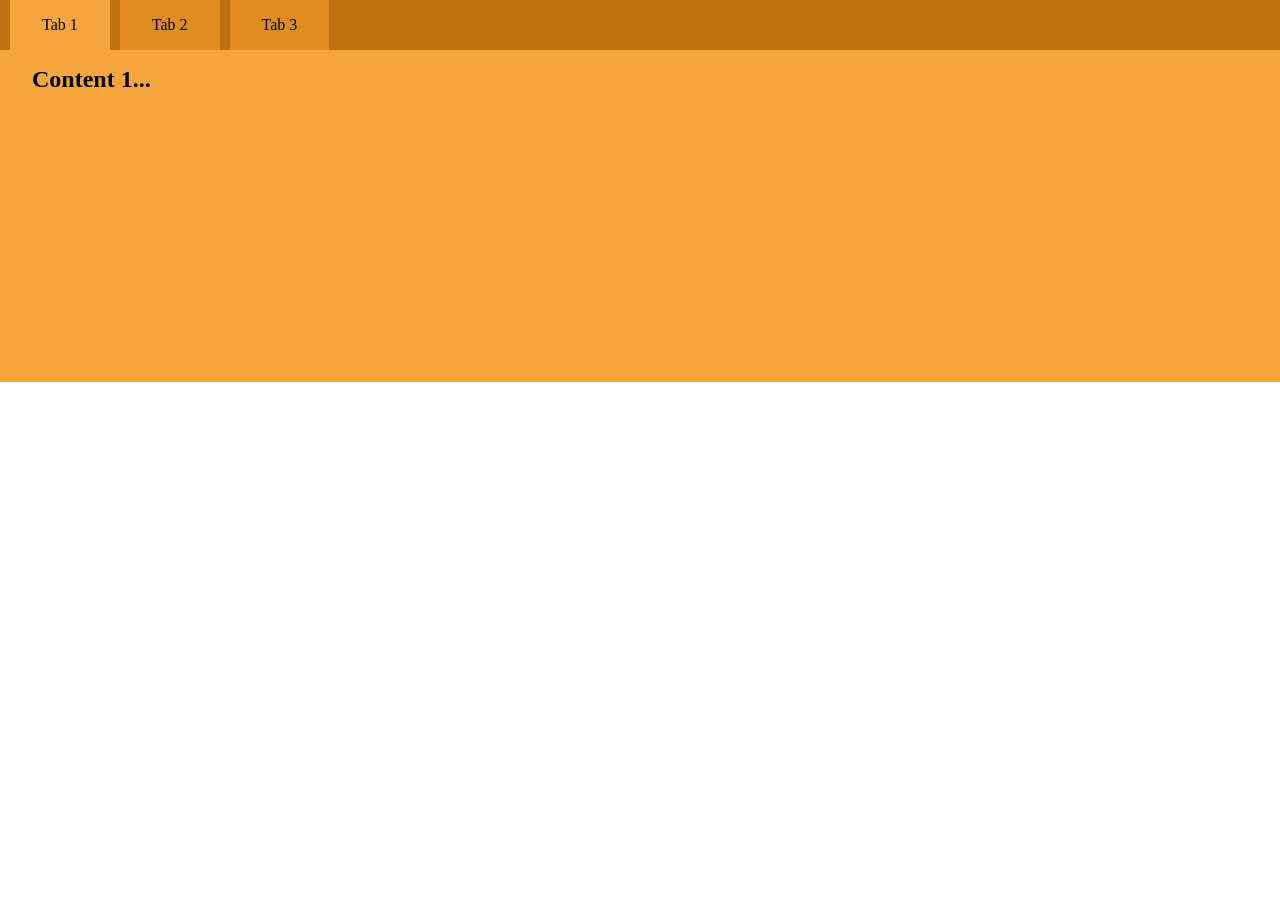
<file: js/tabbed menu/index.html>
<!DOCTYPE html>
<html lang="en">

<head>
    <meta charset="UTF-8">
    <meta http-equiv="X-UA-Compatible" content="IE=edge">
    <meta name="viewport" content="width=device-width, initial-scale=1.0">
    <link rel="stylesheet" href="css/style.css">
    <title>Tabbed menu</title>
</head>

<body>
    <nav>
        <ul>
            <li id="tab1" class="active">Tab 1</li>
            <li id="tab2">Tab 2</li>
            <li id="tab3">Tab 3</li>
        </ul>
        <div class="content">
            <div id="con1" class="show">
                <h1>Content 1...</h1>
            </div>
            <div id="con2">
                <h1>Content 2...</h1>
            </div>
            <div id="con3">
                <h1>Content 3...</h1>
            </div>
        </div>
    </nav>
 <script src="js/tabbed menu.js" defer></script>
 <script src="js/cookie.js" defer></script>
</body>

</html>
</file>
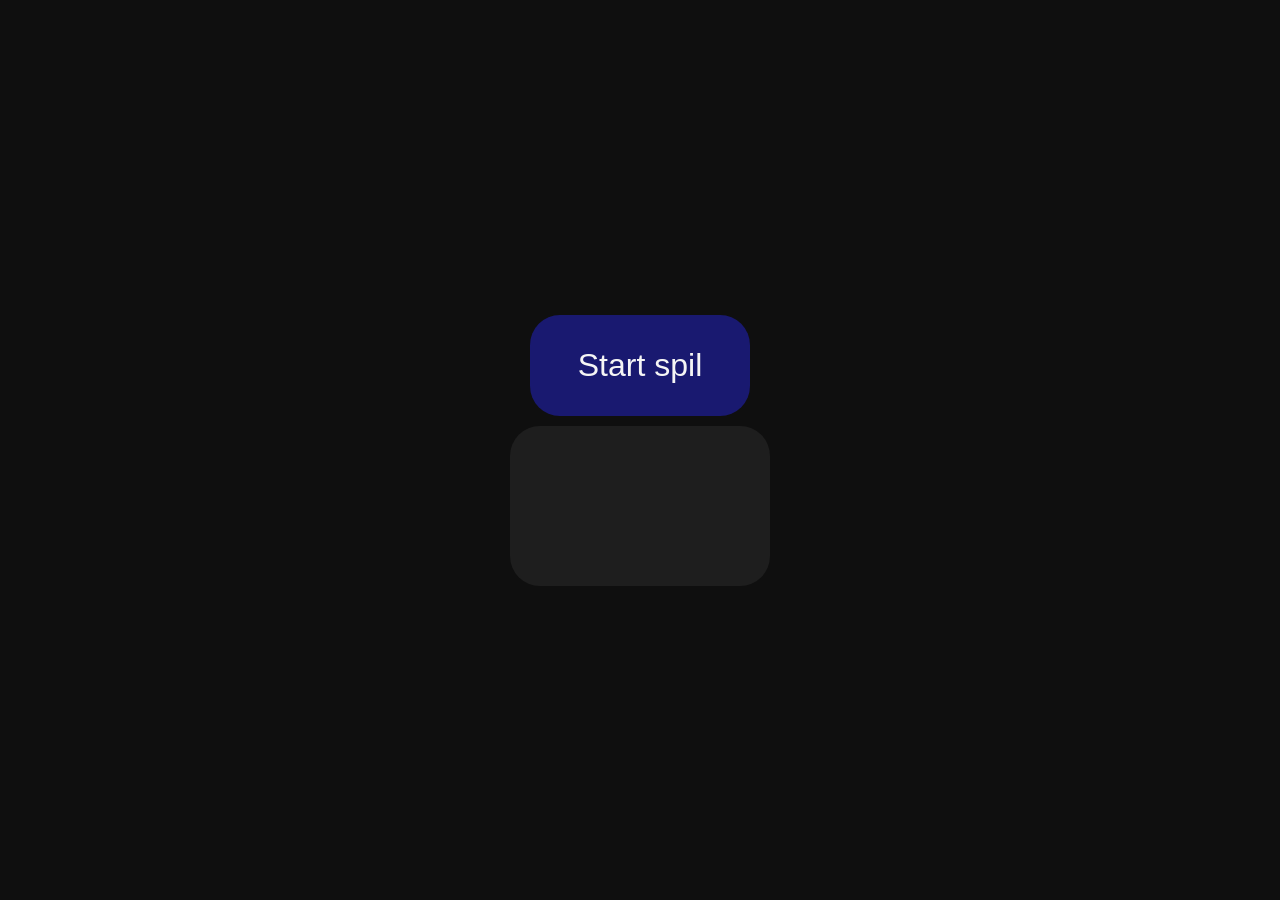
<file: js/crash course/dialog box game/index.html>
<!DOCTYPE html>
<html lang="en">
<head>
    <meta charset="UTF-8">
    <meta http-equiv="X-UA-Compatible" content="IE=edge">
    <meta name="viewport" content="width=device-width, initial-scale=1.0">
    <link rel="stylesheet" href="css/style.css">
    <title>Dialog Box Bame</title>
</head>
<body>
    <button type="button" onclick="game()">Start spil</button>
    <div id="result"></div>

    <script src="js/game.js" >
     

    </script>
</body>
</html>
</file>
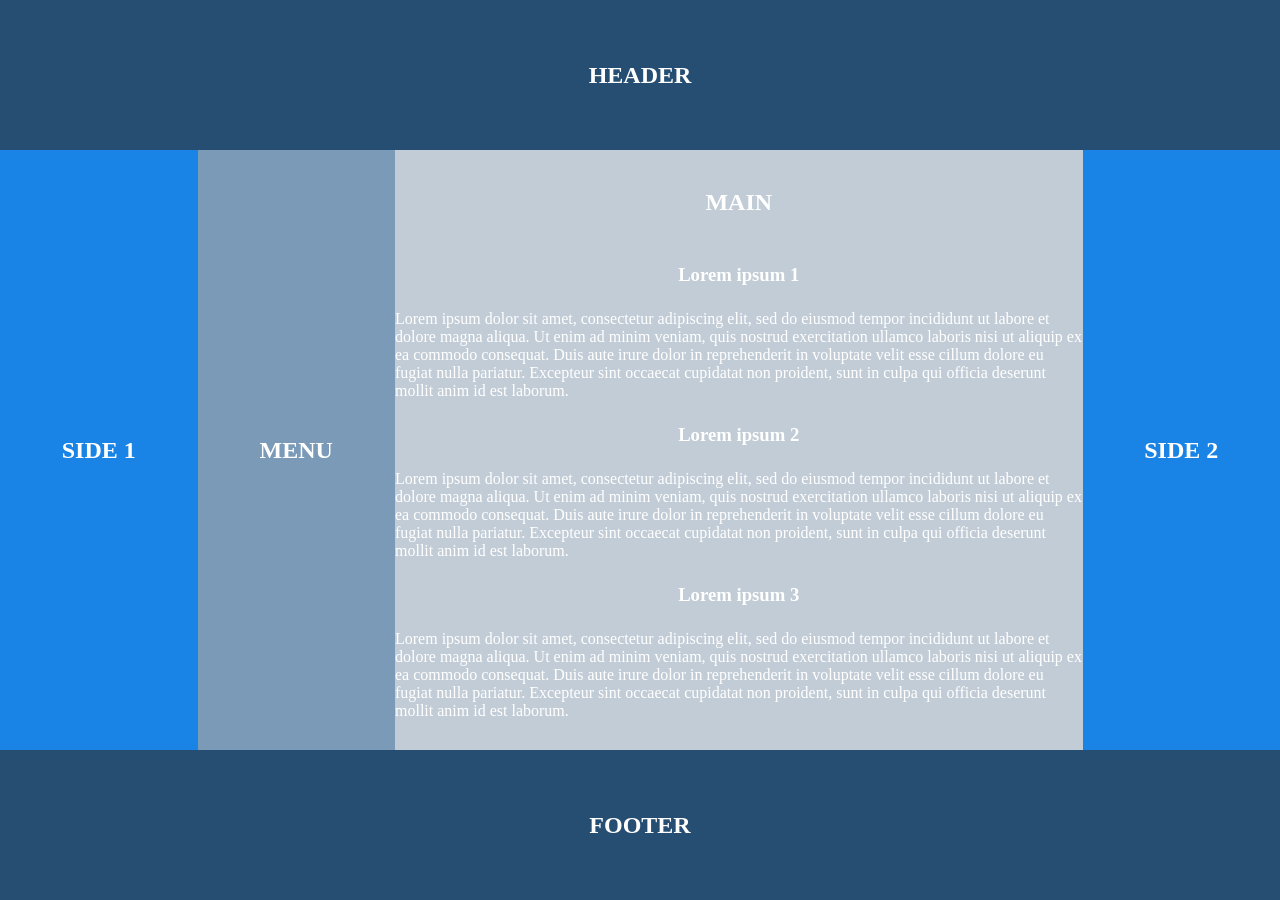
<file: html og css/FlexBox1/flexbox-repetition.html>
<!DOCTYPE html>
<html lang="en">
<head>
    <meta charset="UTF-8">
    <meta name="viewport" content="width=device-width, initial-scale=1.0">
    <meta http-equiv="X-UA-Compatible" content="ie=edge">
    <link rel="stylesheet" href="flexbox-repetition.css" type="text/css">
    <title>Flexbox repetition</title>
</head>
<body>
    <header>
        <h2>HEADER</h2>
    </header>
    <aside>
        <h2>SIDE 1</h2>
    </aside>
    <nav>
        <h2>MENU</h2>
    </nav>
    <main>
        <h2>MAIN</h2>
        <section>
            <h3>Lorem ipsum 1</h3>

            <article>Lorem ipsum dolor sit amet, consectetur adipiscing elit, sed do eiusmod tempor incididunt ut labore et dolore magna aliqua. Ut enim ad minim veniam, quis nostrud exercitation ullamco laboris nisi ut aliquip ex ea commodo consequat. Duis aute irure dolor in reprehenderit in voluptate velit esse cillum dolore eu fugiat nulla pariatur. Excepteur sint occaecat cupidatat non proident, sunt in culpa qui officia deserunt mollit anim id est laborum.</article>
            
            <h3>Lorem ipsum 2</h3>
            
            <article>Lorem ipsum dolor sit amet, consectetur adipiscing elit, sed do eiusmod tempor incididunt ut labore et dolore magna aliqua. Ut enim ad minim veniam, quis nostrud exercitation ullamco laboris nisi ut aliquip ex ea commodo consequat. Duis aute irure dolor in reprehenderit in voluptate velit esse cillum dolore eu fugiat nulla pariatur. Excepteur sint occaecat cupidatat non proident, sunt in culpa qui officia deserunt mollit anim id est laborum.</article>
            
            <h3>Lorem ipsum 3</h3>
            
            <article>Lorem ipsum dolor sit amet, consectetur adipiscing elit, sed do eiusmod tempor incididunt ut labore et dolore magna aliqua. Ut enim ad minim veniam, quis nostrud exercitation ullamco laboris nisi ut aliquip ex ea commodo consequat. Duis aute irure dolor in reprehenderit in voluptate velit esse cillum dolore eu fugiat nulla pariatur. Excepteur sint occaecat cupidatat non proident, sunt in culpa qui officia deserunt mollit anim id est laborum.</article>
        </section>
    </main>
    <aside>
        <h2>SIDE 2</h2>
    </aside>
    <footer>
        <h2>FOOTER</h2>
    </footer>

</body>
</html>
</file>
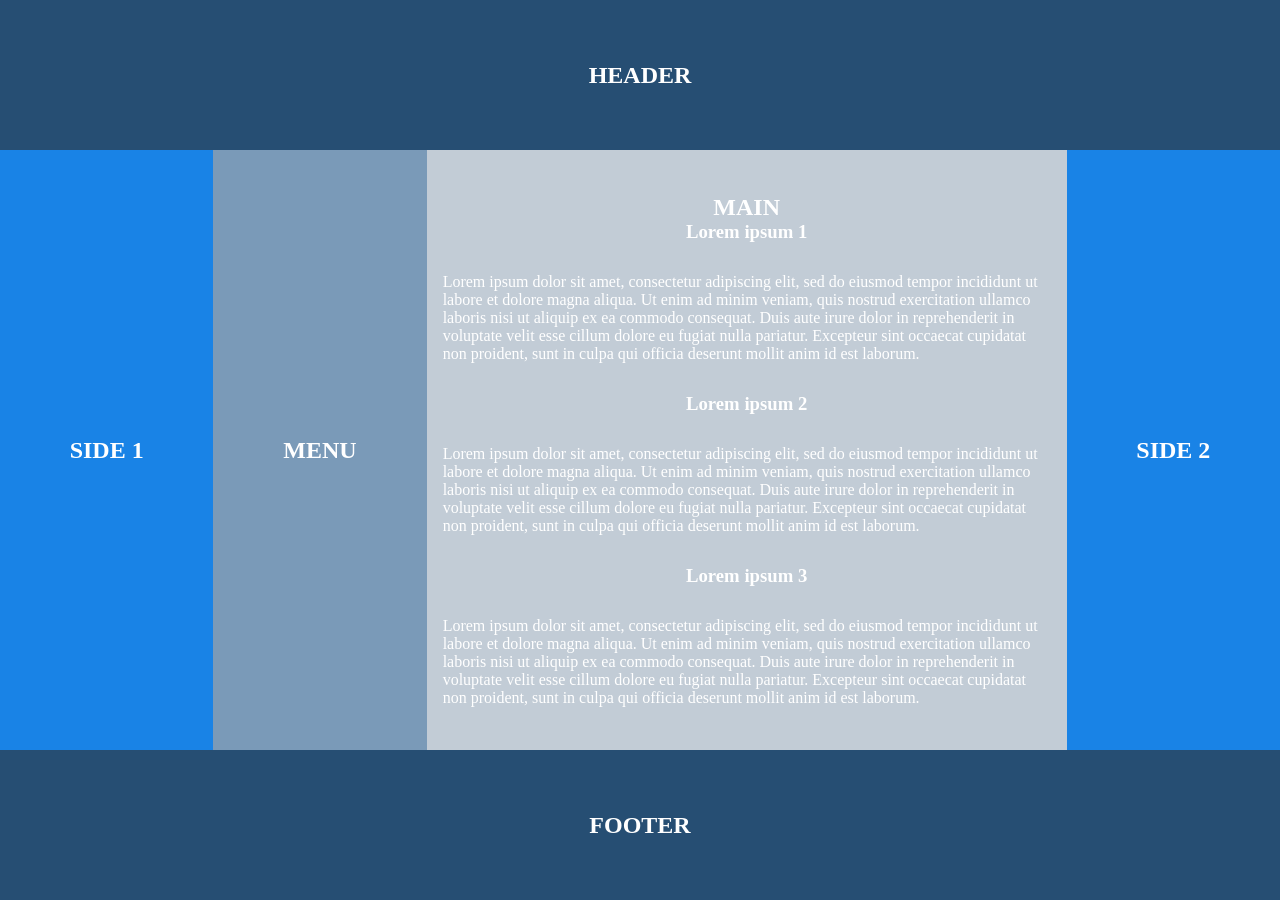
<file: html og css/Grid-Opgave/grid.html>
<!DOCTYPE html>
<html lang="en">
<head>
    <meta charset="UTF-8">
    <meta name="viewport" content="width=device-width, initial-scale=1.0">
    <meta http-equiv="X-UA-Compatible" content="ie=edge">
    <link rel="stylesheet" href="grid.css" type="text/css">
    <title>Grid - Fælles opgave</title>
</head>
<body>
    <header class="griditem">
        <h2>HEADER</h2>
    </header>
    <aside class="griditem">
        <h2>SIDE 1</h2>
    </aside>
    <nav class="griditem">
        <h2>MENU</h2>
    </nav>
    <main class="griditem">
        <h2>MAIN</h2>
        <section>
            <h3>Lorem ipsum 1</h3>
            <article>Lorem ipsum dolor sit amet, consectetur adipiscing elit, sed do eiusmod tempor incididunt ut labore et dolore magna aliqua. Ut enim ad minim veniam, quis nostrud exercitation ullamco laboris nisi ut aliquip ex ea commodo consequat. Duis aute irure dolor in reprehenderit in voluptate velit esse cillum dolore eu fugiat nulla pariatur. Excepteur sint occaecat cupidatat non proident, sunt in culpa qui officia deserunt mollit anim id est laborum.</article>
            <h3>Lorem ipsum 2</h3>
            <article>Lorem ipsum dolor sit amet, consectetur adipiscing elit, sed do eiusmod tempor incididunt ut labore et dolore magna aliqua. Ut enim ad minim veniam, quis nostrud exercitation ullamco laboris nisi ut aliquip ex ea commodo consequat. Duis aute irure dolor in reprehenderit in voluptate velit esse cillum dolore eu fugiat nulla pariatur. Excepteur sint occaecat cupidatat non proident, sunt in culpa qui officia deserunt mollit anim id est laborum.</article>
            <h3>Lorem ipsum 3</h3>
            <article>Lorem ipsum dolor sit amet, consectetur adipiscing elit, sed do eiusmod tempor incididunt ut labore et dolore magna aliqua. Ut enim ad minim veniam, quis nostrud exercitation ullamco laboris nisi ut aliquip ex ea commodo consequat. Duis aute irure dolor in reprehenderit in voluptate velit esse cillum dolore eu fugiat nulla pariatur. Excepteur sint occaecat cupidatat non proident, sunt in culpa qui officia deserunt mollit anim id est laborum.</article>
        </section>
    </main>
    <aside class="griditem">
        <h2>SIDE 2</h2>
    </aside>
    <footer class="griditem">
        <h2>FOOTER</h2>
    </footer>

</body>
</html>
</file>
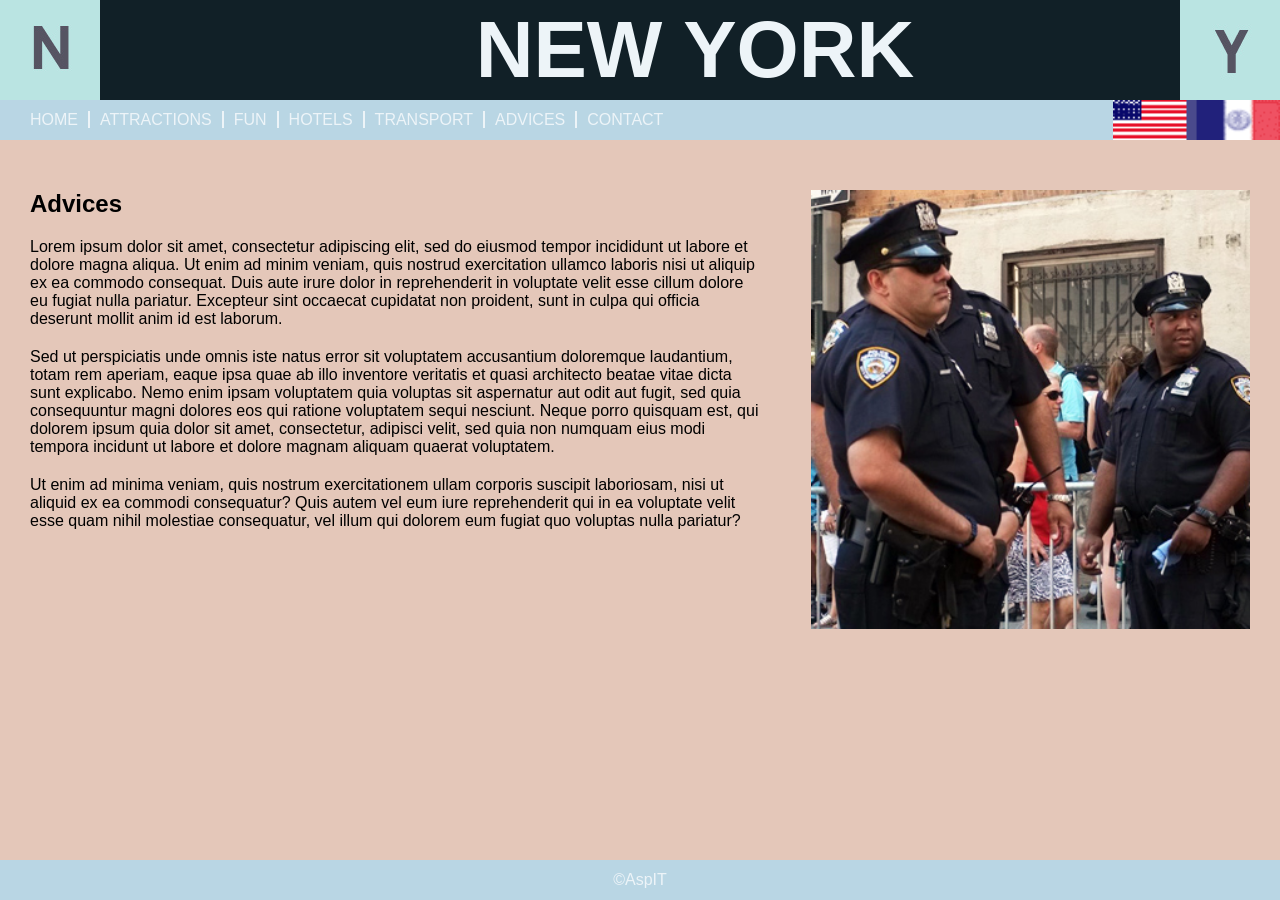
<file: html og css/Opgave - CSS - variabler New York Website/advices.html>
<!DOCTYPE html>
<html lang="en">
<head>
    <meta charset="UTF-8">
    <meta name="viewport" content="width=device-width, initial-scale=1.0">
    <link a href="css/style.css" type="text/css" rel="stylesheet">
    <title>New York</title>
</head>
<body>
    <header>
        <a href="index.html">
            <img src="img/N.jpg" class="left"></a>
        <div><h1>New York</h1></div>
        <img src="img/y.jpg" class="right">
    </header>

    <nav>
        <ul>
            <li><a href="index.html">HOME</a></li>
            <li><a href="attractions.html">ATTRACTIONS</a></li>
            <li><a href="fun.html">FUN</a></li>
            <li><a href="hotels.html">HOTELS</a></li>
            <li><a href="transport.html">TRANSPORT</a></li>
            <li><a href="advices.html">ADVICES</a></li>
            <li><a href="contact.html" class="noborder">CONTACT</a></li>
        </ul>

        <img src="img/bothflags.png">
    </nav>

    <main>
        <section>
            <article>
                <div class="left-column">
                    <h2>Advices</h2>

                    <p>Lorem ipsum dolor sit amet, consectetur adipiscing elit, sed do eiusmod tempor incididunt ut labore et dolore magna aliqua. Ut enim ad minim veniam, quis nostrud exercitation ullamco laboris nisi ut aliquip ex ea commodo consequat. Duis aute irure dolor in reprehenderit in voluptate velit esse cillum dolore eu fugiat nulla pariatur. Excepteur sint occaecat cupidatat non proident, sunt in culpa qui officia deserunt mollit anim id est laborum.</p>

                    <p>Sed ut perspiciatis unde omnis iste natus error sit voluptatem accusantium doloremque laudantium, totam rem aperiam, eaque ipsa quae ab illo inventore veritatis et quasi architecto beatae vitae dicta sunt explicabo. Nemo enim ipsam voluptatem quia voluptas sit aspernatur aut odit aut fugit, sed quia consequuntur magni dolores eos qui ratione voluptatem sequi nesciunt. Neque porro quisquam est, qui dolorem ipsum quia dolor sit amet, consectetur, adipisci velit, sed quia non numquam eius modi tempora incidunt ut labore et dolore magnam aliquam quaerat voluptatem.</p>

                    <p>Ut enim ad minima veniam, quis nostrum exercitationem ullam corporis suscipit laboriosam, nisi ut aliquid ex ea commodi consequatur? Quis autem vel eum iure reprehenderit qui in ea voluptate velit esse quam nihil molestiae consequatur, vel illum qui dolorem eum fugiat quo voluptas nulla pariatur?</p>
                </div>

                <div class="right-column">
                    <img src="img/advices.jpg">
                </div>

               
            </article>
        </section>

    </main>

    <footer>
        <p>&#169;AspIT</p>
    </footer>
    
</body>
</html>
</file>
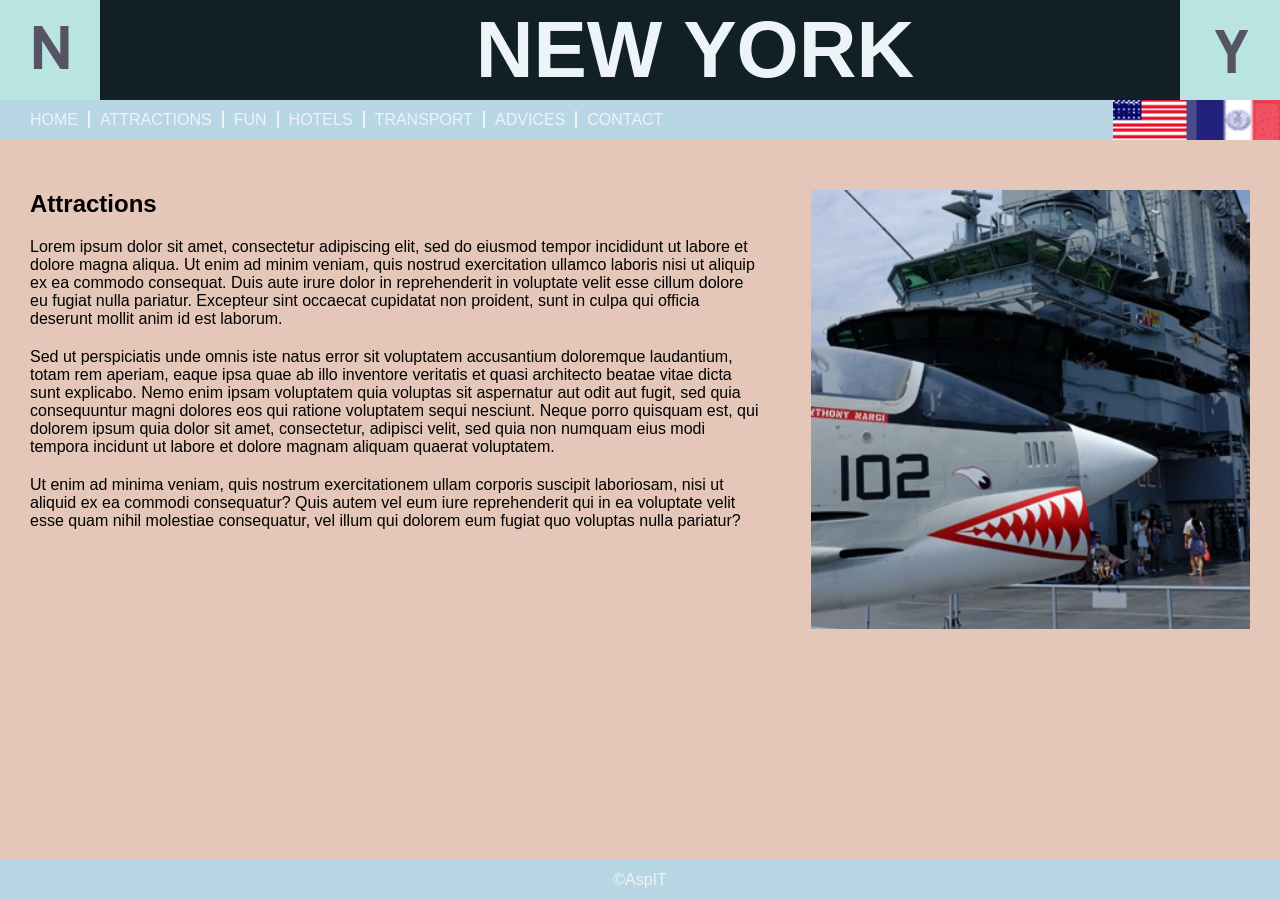
<file: html og css/Opgave - CSS - variabler New York Website/attractions.html>
<!DOCTYPE html>
<html lang="en">
<head>
    <meta charset="UTF-8">
    <meta name="viewport" content="width=device-width, initial-scale=1.0">
    <link a href="css/style.css" type="text/css" rel="stylesheet">
    <title>New York</title>
</head>
<body>
    <header>
        <a href="index.html">
            <img src="img/N.jpg" class="left"></a>
        <div><h1>New York</h1></div>
        <img src="img/y.jpg" class="right">
    </header>

    <nav>
        <ul>
            <li><a href="index.html">HOME</a></li>
            <li><a href="attractions.html">ATTRACTIONS</a></li>
            <li><a href="fun.html">FUN</a></li>
            <li><a href="hotels.html">HOTELS</a></li>
            <li><a href="transport.html">TRANSPORT</a></li>
            <li><a href="advices.html">ADVICES</a></li>
            <li><a href="contact.html" class="noborder">CONTACT</a></li>
        </ul>

        <img src="img/bothflags.png">
    </nav>

    <main>
        <section>
            <article>
                <div class="left-column">
                    <h2>Attractions</h2>

                    <p>Lorem ipsum dolor sit amet, consectetur adipiscing elit, sed do eiusmod tempor incididunt ut labore et dolore magna aliqua. Ut enim ad minim veniam, quis nostrud exercitation ullamco laboris nisi ut aliquip ex ea commodo consequat. Duis aute irure dolor in reprehenderit in voluptate velit esse cillum dolore eu fugiat nulla pariatur. Excepteur sint occaecat cupidatat non proident, sunt in culpa qui officia deserunt mollit anim id est laborum.</p>

                    <p>Sed ut perspiciatis unde omnis iste natus error sit voluptatem accusantium doloremque laudantium, totam rem aperiam, eaque ipsa quae ab illo inventore veritatis et quasi architecto beatae vitae dicta sunt explicabo. Nemo enim ipsam voluptatem quia voluptas sit aspernatur aut odit aut fugit, sed quia consequuntur magni dolores eos qui ratione voluptatem sequi nesciunt. Neque porro quisquam est, qui dolorem ipsum quia dolor sit amet, consectetur, adipisci velit, sed quia non numquam eius modi tempora incidunt ut labore et dolore magnam aliquam quaerat voluptatem.</p>

                    <p>Ut enim ad minima veniam, quis nostrum exercitationem ullam corporis suscipit laboriosam, nisi ut aliquid ex ea commodi consequatur? Quis autem vel eum iure reprehenderit qui in ea voluptate velit esse quam nihil molestiae consequatur, vel illum qui dolorem eum fugiat quo voluptas nulla pariatur?</p>
                </div>

                <div class="right-column">
                    <img src="img/attractions.jpg">
                </div>

               
            </article>
        </section>

    </main>

    <footer>
        <p>&#169;AspIT</p>
    </footer>
    
</body>
</html>
</file>
<file: html og css/Bring/css/style.css>
:root {
    font-size: 125%; /* 20 px */
}

/*  base styling  */

body {
    margin: 0;
    padding: 0;
    height: 100%;
    min-height: 100vh;
    max-width: 100vw;
    max-width: 100dvw;
    font-family: sans-serif;
    overflow-x: hidden;
}

img {
    display: block;
    max-width: 100%;
}

h1, h2, h3{
    text-align: center;
}

p {
    font-size: 100%;
}

h2 {
    font-size: 200%;
    margin: 1rem auto;
}

h3 {
    font-size: 150%;
}



/*----------------*/
/* header content */
/*----------------*/

header {
    /* display: flex; */
    display: grid;
    grid-template-areas:
    'logo search .';
    grid-template-columns: 150px 1fr 50px;
    gap: 10px;
    padding-bottom: 5px;
}

#logo-img{
    grid-area: logo;
}

/* search */
header form {
    position: relative;
    max-width: 1000px; 
    /* width: 50%; */
    /* height: fit-content;  removed all due to header being changed to grid */
     left: 50%;  
     transform: translateX(-50%); 
    /* margin-right: 50px; */
    align-self: center;
    grid-area: search;
}

header form input[name=track] {
    width: 100%;
    height: 30px;
}

header form .search {
    position: absolute;
    right: 5px;
    top: 50%;
    transform: translateY(-50%);
}

nav {
    display: flex;
    position: absolute; /*used to not make the stuff look all weird in the header*/
    flex-direction: column;
    right: 0;
    min-height: 40px;
    min-width: 40px;
}

nav ul {
    display: none;    
    margin-top: 57px;
    animation: my-dropdown-animation 1s
}

nav a {
    color: black;
    text-decoration: none;
}

/* animation for dropdown*/
@keyframes my-dropdown-animation {
    0% {
        opacity: 0; 
        transition: 1s;
    }
    100% {
        opacity: 1; 
        transition: 1s;
    }
}

/* hamburger menu */
.menuicon, .menuopener {
    position: absolute;
    height: 40px;
    width: 40px;
    top: 5px;
    right: 10px;
}

.menuopener {
    opacity: 0;
    z-index: 5;
}

.menuicon {
    transition: opacity 500ms, height 1000ms, width 1000ms;
}

.closeicon {
    position: absolute;
    opacity: 0;
    width: 0px;
    height: 0px;
    top: 5px;
    right: 10px;
    transition: opacity 500ms, height 1000ms, width 1000ms;
}

/* menu opened functions */
.menuopener:checked ~ .closeicon {
    opacity: 1;
    height: 40px;
    width: 40px;
    
}

.menuopener:checked ~ .menuicon {
    opacity: 0;
    height: 0;
    width: 0;
}

.menuopener:checked ~ ul {
    display: flex;
    flex-direction: column;
    animation:my-dropdown-animation 1s;
    width: 100vw;
    width: 100dvw;
    min-height: 100vh;
    min-height: 100dvh;
    z-index: 5;
    background-color: #ffffffee ;
    overflow-y:visible;
}

.menuopener:checked ~ ul li {
    display: block;
    animation: my-dropdown-animation 1s;
    z-index: 6;
    list-style-type: none;
    text-align: right;
    padding-right: 1rem;
    font-size: 150%;
    padding: .5rem;
}

.menuopener:checked ~ ul li:first-child {
    /* margin-top: 36px; */
    background-color: #b8dd9f;
}

/* stops scrolling when nav menu opened*/
body:has( nav .menuopener:checked) {
    overflow-y: hidden;
}



/*----------------*/
/*--- sections ---*/
/*----------------*/

section {
    padding: 2rem ;
}

section > h2 {
    max-width: 1300px;
}

section > img, section > article {
    max-width: 1300px;
    margin: auto;
}


/* banner section */
section:first-child {
    position: relative;
    place-content: center;
    height: 798px;
    display: flex;
    padding:0;
}

section:first-child img {
    max-width: unset;
    max-height: unset;
    position: absolute;
    object-fit: cover;
    
    
}

section:first-child article {
    isolation: isolate;
    color: white;
    
}

section:first-child article h1 {
    font-weight: bold;
    font-size: 375%;
    -webkit-text-stroke: 1px black;
    margin: 0;
}

section:first-child article p {
    font-size: 125%;
    text-align: center;
}

/* shop section */
#shop article img {
    margin: auto;
    display: block;
}

/* receive section */
#receive article img{
    margin: auto;
}

/* customer service section*/
#customer-service {
    position: relative;
}

#customer-service article img {
    margin: auto;
}
#customer-service article .column:first-child {
    display: grid;
    place-content: center;
}

#customer-service .absolute {
    top: 60px;
    left: 50%;
    transform: translateX(-50%);
}

/* join us section*/
#join-us{
    position: relative;
    height: 762px;
    padding: 0;
}

#join-us img {
    max-width: unset;
    max-height: unset;
    position: absolute;
    object-fit: cover;
}

#join-us article{
    isolation: isolate;
}

#join-us article h2 {
    color: white;
}

#join-us .seekjob {
    display: block;
    max-width: 150px;
    padding: 1rem;
    margin: 1rem auto ;
    border-radius: 15px;
    color: black;
    text-decoration: none;
    text-align: center;
}

/*----------------*/
/*---- footer ----*/
/*----------------*/

footer {
    padding: 2rem 2rem 1rem;
    background-color: #333333;
    color: white;
}

footer article {
    max-width: 1300px;
    margin: auto;
}

footer ul {
    list-style-type: none;
    padding-left: 0;
    margin-top: 10px;
}

footer h3 {
    color: #7ac144;
    text-align: left;
    margin-bottom: 0;
}

/*----------------*/
/* Read More "btn"*/
/*----------------*/

.readmore {
    color: whitesmoke;
    background-color: black;
    display: block;
    width: 150px;
    padding: 20px;
    margin: 30px;
    border-radius: 10px;
    text-align: center;
    margin: 1.5rem auto;
}

/*----------------*/
/*--grid classes--*/
/*----------------*/

.grid {
    display: grid;
}

/*----------------*/
/*-service items--*/
/*----------------*/

.services .service-item {
    margin-top: 4rem;
}

.service-item {
    margin: auto;
}

.service-item img {
    margin: auto;
}

.service-item h3 {
    margin: 0;
}

/*--------------------------*/
/* color background classes */
/*--------------------------*/

.yellow {
    background-color: #edcc35;
}

.green {
    background-color: #7ac144;
}
/*---------------*/
/* other classes */
/*---------------*/
.absolute {
    position: absolute;
}
</file>
<file: html og css/Bring/css/phone.css>
#customer-service .absolute {
position: unset;
transform: unset;
}

/* banner section */
section:first-child article h1 {
    margin-top: 140px;
    font-size: 150%;
}


/* join us section*/
#join-us article {
    margin-top: 350px;
}

#join-us .seekjob {
    margin-top: 4rem;
}

#join-us img {
    left: -700px;
}

/* footer */
footer h2 {
    text-align: left;
}
</file>
<file: html og css/Bring/css/desktop.css>
/*----------------*/
/*--grid classes--*/
/*----------------*/

.grid-two-columns {
    grid-template-columns: repeat(2, 1fr);
    gap: 1rem;
}

.grid-three-columns {
    grid-template-columns: repeat(3, 1fr);
    gap: 1rem;
}
</file>
<file: html og css/Camerashop/css/style.css>
:root {
    --hue: 210;
    --main-color: hsl(var(--hue), 51%, 20%);
    --secondary-color: hsl(var(--hue), 29%, 80%);
}

body {
    margin: 0;
    padding: 0;
    max-width: 100vw;
    min-height: 100vh;
    min-height: 100svh;
    display: -ms-grid;
    display: grid;
    font-family: sans-serif;
    -ms-grid-rows: auto 1fr auto;
    grid-template-rows: auto 1fr auto;
}
header, footer {
    background-color: var(--main-color);
    color: var(--secondary-color);
    padding: 1rem;
    text-align: center;
}

header .container > span {
    font-size: large;
}

main {
    display: -ms-grid;
    display: grid;
    place-content: center;
    background-color: var(--secondary-color);
    color: var(--main-color);
    padding: 1.5rem;
}

footer {
    font-size: x-small;
}

img {
    max-width: 100%;
}

.card {
    display:-webkit-box;
    display:-ms-flexbox;
    display:flex;
    -webkit-box-orient: vertical;
    -webkit-box-direction: normal;
        -ms-flex-direction: column;
            flex-direction: column;
    -webkit-box-pack: center;
        -ms-flex-pack: center;
            justify-content: center;
}

.card-text {
    text-align: center;
    font-weight: 600;
}

.container {
    max-width: 1200px;
    margin: auto;
}

.grid {
    display: -ms-grid;
    display: grid;
}
</file>
<file: html og css/Camerashop/css/more1500px.css>
.card-container {
    gap: 30px 5%;
    grid-template-columns: repeat(4, 1fr);
}

.card img {
    -webkit-clip-path: polygon(0% 0%, 100% 0%, 100% 85%, 0 85%);
    clip-path: polygon(0% 0%, 100% 0%, 100% 85%, 0 85%);
}


/*------------------------------------------------------*/
/* puha Hanne det ligner jo ikke en pil det du vil have */
/*----------- så tag endelig denne i stedet ------------*/
/*------------------------------------------------------*/
.card:first-child img:hover {
    /* downwarrds arrow clip-path*/
    -webkit-clip-path: polygon(75% 0, 75% 60%, 100% 60%, 50% 100%, 0 60%, 25% 60%, 25% 0);
    clip-path: polygon(75% 0, 75% 60%, 100% 60%, 50% 100%, 0 60%, 25% 60%, 25% 0);
}

.card:nth-child(2) img:hover {
    /*circle clip-path*/
    -webkit-clip-path: circle(40% at 50% 50%);
    clip-path: circle(40% at 50% 50%);
}

.card:nth-child(3) img:hover {
    /*rectangle clip-path*/
    -webkit-clip-path: inset(10% 10% 20% 5%);
    clip-path: inset(10% 10% 20% 5%);
}

.card:nth-child(4) img:hover {
    /*towards right chevron clip-path*/
    -webkit-clip-path: polygon(75% 0%, 100% 50%, 75% 100%, 0% 100%, 25% 50%, 0% 0%);
    clip-path: polygon(75% 0%, 100% 50%, 75% 100%, 0% 100%, 25% 50%, 0% 0%);
}

.card img:hover, 
.card img:hover ~ .card-text {
    opacity: .7;
    cursor: pointer;
}
</file>
<file: html og css/Camerashop/css/1000-1500px.css>
.card-container {
    grid-template-columns: 1fr 1fr;
    gap: 30px 30%;
}

.card {
    position: relative;
}
.card-text {
    position: absolute;
    bottom: 10%;
    background-color: hsl(0, 0%, 100%, .6);
    width: calc(100% - 20px);
    padding: 5px 10px;
    color: var(--main-color);
}
</file>
<file: html og css/Camerashop/css/less1000px.css>
.card-container {
    grid-template-columns: 1fr;
    gap: 30 0;
}

.card {
    position: relative;
}
.card-text {
    position: absolute;
    bottom: 10%;
    background-color: hsl(0, 0%, 100%, .6);
    width: calc(100% - 20px);
    padding: 5px 10px;
    color: var(--main-color);
}
</file>
<file: html og css/Opgave - CSS - Grid Die Mauer filer/style.css>
/* Reset of all margins and paddings */

*
{
    margin: 0;
    padding: 0;
}

/* Main styling */

body
{
    min-height:100vh;
    max-width: 1200px;
    margin: 0 auto;
    font-family: 'Segoe UI', Tahoma, Geneva, Verdana, sans-serif;
}

/* Header styling */

header
{
    background-color: #CCCCCC;
    min-height: 100px;
}

    
header img:first-of-type
{
    max-width: 100vw;
}

header img:last-of-type
{
    max-width: 100%;
    float: right;
}

/* General menu styling - applies to both menus (and footer for some properties) */

body > li, nav ul li
{
    list-style-type: none;
    line-height: 40px;
}

body > li a, nav ul a
{
    padding: 0 0 0 0.3em;
}

nav ul a, footer a, body > li a
{
    text-decoration: none;
    color: white;
}

nav ul li:hover, body > li:hover
{
    background-color: #CCCCCC;
}

nav ul li:hover a, body > li:hover a
{
    color: rgba(50, 54, 84, 0.8);
}

/* Top navigation styling (and some also apply for footer) */

body > li, footer
{
    height: 40px;
    background-color: #565952;
    color: white;
}

/* Side navigation styling */

nav
{
    background-color: #CCCCCC;
}

nav ul
{
    background-color: rgba(50, 54, 84, 0.8);
}

nav ul li a
{
    display: block;
    border-bottom: 1px solid white;
}

nav ul li a, body > li a
{
    margin: 0 1rem;
}

nav ul li:last-of-type a
{
    border-bottom: none;
}

/* Footer styling */

footer
{
    text-align: center;
    line-height: 40px;
}

/* Article styling */

article
{
    margin: 2em;
    font-size: small;
}

article img
{
    float: left;
    margin-right: 1em;
}

article p:first-of-type::first-line
{
    color: rgba(50, 54, 84, 0.9);
    line-height: 1rem;
    padding-bottom: 2px;
    font-size: 1rem;
    font-weight: bold;
}

h2
{
    color: #565952;
    margin-bottom: 1em;
    padding-bottom: 1em;
    border-bottom: 1px solid #565952;
}

@media only screen and (min-width: 700px) {
    
    body
    {
        max-width: 1300px;
        margin: 0 auto;
    }

    header img
    {
        height: 100px;
    }

    header img:last-of-type
    {
        float: right;
    }
    
    body > li
    {
        border-right: 1px solid white;
    }

    body > li:last-of-type
    {
        border-right: none;
    }

    nav>p
    {
        display: none;
    }
}

/*----------------------------------*/
/*----------- My Code --------------*/
/*----------------------------------*/

body {
    display: grid;
}

@media only screen and (max-width:899px) {
    body {
        grid-template-columns: 1fr 100px 100px;
        grid-template-rows: auto;
    }
    header {
        height: auto;
    }
    li:nth-child(3), li:nth-child(8) {
        grid-column: span 2;
    }

    nav:before {
        content: 'Læs mere:';
        font-weight: 500;
    }

    nav {
        grid-row: 9;
    }
    
    nav, header, article, footer {
        grid-column: span 3;
    }
}

@media only screen and (min-width:900px) {
    body {
        grid-template-columns: repeat(7, 1fr);
        grid-template-rows: 100px 40px 1fr 1fr 40px;
    }
    header {
        grid-column: 1 / span 7;
    }
    article {
        grid-column: span 3;
    }

    nav {
       grid-row: span 2; 
    }

    footer {
        grid-column: 1 / span 7;
    }
    /*article:nth-child(2n+2) {
        grid-column: 2 / span 3;
    }*/
}
</file>
<file: html og css/Opgave - CSS - variabler New York Website/css/style.css>
:root {
    --hsl-hue: 200;
    --main-color: hsl(var(--hsl-hue), 44%, 81%);
    --light-main-color: hsl(var(--hsl-hue), 44%, 95%);
    --medium-dark-main-color: hsl(var(--hsl-hue), 44%, 31%);
    --dark-main-color: hsl(var(--hsl-hue), 40%, 11%);
    --border-main:2px solid var(--light-main-color);

    --content-area-color: hsl(calc(var(--hsl-hue) - 180), 44%, 81%);
}

/* CSS reset of all margin/padding (* star means all selectors) */
*
{
    margin: 0;
    padding: 0;
}

/* Main styling */

body
{
    background-color: var(--content-area-color);
    font-family: Verdana, Geneva, Tahoma, sans-serif;
    height: 100vh;
}

/* Header styling */

header
{
    height: 100px;
    padding-left: 110px;
    background-color: var(--dark-main-color, #565462);
    /* background-color: #565462; */
    text-align: center;
    text-transform: uppercase;
    line-height: 100px;
    font-size: 40px;
}

header h1
{
    color: var(--light-main-color, #bae4e2);
    /* color: #bae4e2; */
}

header a
{
    text-decoration: none;
}

.left
{
    position: absolute;
    top: 0;
    left: 0;
}

.right
{
    position: absolute;
    top: 0;
    right: 0;
}

/* Nav styling */

nav, footer
{
    background-color: var(--main-color, #006699);
    /* background-color: #006699; */
    height: 40px;
    color: var(--light-main-color, white);
    /* color: white; */
    line-height: 40px;
}

nav ul
{
    list-style-type: none;
    padding-left: 20px;
}

nav ul li
{
    float: left;
    padding-left: 10px;
    
}

nav ul li a
{
    border-right: var(--border-main, 2px solid black);
    /* border-right: 2px solid black; */
    color: inherit;
    text-decoration: none;
    padding-right: 10px;
}

nav ul li a.noborder
{
    border-right: none;
}

nav img
{
    height: 40px;
    float: right;
}

/* Content area styling */

main
{
    margin: 50px 30px;
}

h2, p
{
    margin-bottom: 20px;
}

.left-column
{
    width: 60%;
    float: left;
}

.right-column
{
    width: 40%;
    float: right;
}

.right-column img
{
    width: 90%;
    height: auto;
    float: right;
}

/* Footer styling */

footer
{
    margin-top: 30px;
    position: absolute;
    bottom: 0;
    left: 0;
    right: 0;
    text-align: center;
}

footer p
{
    margin-bottom: 0;
}
</file>
<file: html og css/ResponsivMenu/style.css>
/* Styling til mobiludgave */

*
{
    margin: 0;
    padding: 0;
}

body
{
    font-family: 'Roboto', sans-serif;   
}

main
{
    margin: 0.5rem;
}

main section article img
{
    width: 100%;
}

h1, p
{
    margin: 2rem 0;
}

nav
{
    height: 50px;
    background-color: hsl(0, 0%, 50%);
}

nav ul
{
    display: none; /* I mobilvisning skal menuen ikke vises, før brugeren har klikket på hamburger menu ikonet */
    width: 100%;
    list-style-type: none;
    text-transform: uppercase;
    font-size: 24px;
}

nav ul li:hover
{
    background-color: hsla(0, 0%, 100%, 0.3);
}

nav ul li a
{
    text-decoration: none;
    padding: 1rem;
}

/* Fælles styling for checkbox og menuikoner */
nav .menu-btn, nav>img
{
    height: 40px;
    position: absolute;
    top: 5px;
    right: 10px;
}

/* Separat styling for checkbox */
nav .menu-btn
{
    display: block;
    width: 40px;
    z-index: 7;
    opacity: 0;
    cursor: pointer;
}

/* Separat styling for menuikoner */
nav>img
{
    z-index: 6;
}

nav .menu-btn ~ .menuicon
{
    display: block;
}

nav .menu-btn ~ .closeicon
{
    display: none;
}

@media only screen and (max-width: 767px) {
    

    nav .menu-btn:checked ~ul {
        display: flex;
        flex-direction: column;
        position: relative;
        z-index: 2;
    }

    nav .menu-btn:checked ~ ul li:first-child {
        margin-top: 50px;
    }

    nav .menu-btn:checked ~ ul li {
        background-color: #6a6a6a;
    }

    nav .menu-btn:checked ~ ul li:not(:last-child) {
        border-bottom: #808080 3px solid;
    }

    nav .menu-btn:checked ~ .closeicon {
        display: block;
    }

    nav .menu-btn:checked ~ .menuicon {
        display: none;
    }
}

/* Særlig styling til desktop - minimum viewport bredde på 768 pixels */

@media only screen and (min-width: 768px)
{
    nav
    {
        line-height: 50px;
    }

    nav .menu-btn ~ .menuicon
    {
        display: none;
    }

    nav input.menu-btn
    {
        display: none;
    }

    nav ul
    {
        display: flex;
        justify-content: space-evenly;
        height: auto;   
    }

    nav ul li
    {
        padding: 0;
    }

    

    nav ul li:hover a
    {
        color: darkslategray;
    }
}

/*-------------------------*/
/*-------------------------*/
/*------- ERROR start------*/
/*-------------------------*/
/*-------------------------*/


/*Findes kun i desktop @media only screen and (min-width: 768px)*/
nav ul li a
{
    color: gainsboro;
}

/*------------- Lille fejl ----------------*/
/* Krysdset er ikke i hamburger's centrum  */
.closeicon {
    right: 14px;
}


/*-------------------------*/
/*-------------------------*/
/*------- ERROR end--------*/
/*-------------------------*/
/*-------------------------*/
</file>
<file: html og css/ResponsivUnderMenu/style.css>
/* Styling til mobiludgave. Denne slår også igennem på desktop med mindre den er ændret i media queryen (@media only screen and (min-width: 768px)) */

*
{
    margin: 0;
    padding: 0;
    box-sizing: border-box;
}

html {
    scroll-behavior: smooth;
}

body
{
    font-family: 'Roboto', sans-serif;   
    overflow-x: hidden;
}

main section
{
    margin: 0.5rem;
}

main section article img
{
    width: 100%;
}

main > div:first-child {
    background-color: darkslategray;
}

h1
{
    height: 100px;
    /* background-color: darkslategray; */
    color: whitesmoke;
    font-size: 3rem;
    letter-spacing: 0.3rem;
    display: flex;
    justify-content: center;
    align-items: center;
    text-transform: uppercase;
    text-shadow: -2px -2px silver;
    animation: h1-rotate-slide-entry 2s;
}

p
{
    margin: 2rem 0;
}

nav
{
    height: 50px;
    background-color: hsl(0, 0%, 50%);
    line-height: 50px;
}

nav ul
{
    display: none; /* I mobilvisning skal menuen ikke vises, før brugeren har klikket på hamburger menu ikonet */
    width: 100%;
    list-style-type: none;
    text-transform: uppercase;
    font-size: 24px;
    min-height: 50px;
    /* animation: dropdown 0.3s; */
}

nav ul li h2
{
    color: gainsboro;
    font-size: 24px;
    cursor: pointer;
    padding: 0 2rem;
}

nav ul li a
{
    text-decoration: none;
    padding: 1rem;
}

/* Fælles styling for checkbox og menuikoner */
nav .menu-btn, nav>img
{
    height: 40px;
    position: absolute;
    top: 5px;
    right: 10px;
}

/* Separat styling for checkbox */
nav .menu-btn
{
    display: block;
    width: 40px;
    z-index: 7;
    opacity: 0;
    cursor: pointer;
}

/* Separat styling for menuikoner */
nav>img
{
    z-index: 6;
}

/* Hamburger menu ikonen vises som default */
/* nav .menu-btn ~ .menuicon
{
     display: block; 
} */

/* Lukke ikonet til menuen skjules som default */
/* nav .menu-btn ~ .closeicon
{
     display: none; 
} */

/* Pil nederst i højre hjørne, som altid kan føre brugeren til toppen. Dette styler den hvide cirkel bag pilen */
main>span
{
    width: 40px;
    height: 40px;
    border-radius: 50%;
    background-color: hsla(0, 0%, 100%, 0.5);
    position: fixed;
    bottom: 20px;
    right: 20px;
    display: flex;
    justify-content: center;
    align-items: center;      
}

main>span:hover img {
    transform: scale(1.2);
}

/* Styling af selve til-top pil billedet */
main>span img
{
    width: 30px;
    transition: transform .5s;  

}

/* mobile undermenu */
@media only screen and (max-width: 767px) {
    nav a {
        color: gainsboro;
    }

    nav ul {
        animation: nav-slide-in .5s;
    }

    .closeicon {
        height: 0;
        width: 0;
        transition: 1s, opacity 0.5s;
        opacity: 0;
    }

    .menuicon {
        transition: 1s, opacity 0.5s;
        height: 40px;
        width: 40px;
    }

    nav .menu-btn:checked ~ .menuicon {
        /* display: none; */
        height: 0;
        width: 0;
        opacity: 0;
    }
    nav .menu-btn:checked ~ .closeicon {
        /* display: block; */
        height: 40px;
        width: 40px;
        opacity: 1;
    }

    nav .menu-btn:checked ~ ul img {
        width: 40px;
    }

    nav .menu-btn:checked ~ ul {
        display: flex;
        flex-direction: column;
        position: relative;
        /* animation: dropdown 0.3s; */
    }

    nav .menu-btn:checked ~ ul > li:first-child {
        margin-top: 50px;
    }

    nav .menu-btn:checked ~ ul > li {
        background: #747474;
        
        position: relative;
    }

    nav .menu-btn:checked ~ ul > li:not(:last-child) {
        border-bottom: 1px solid;
    }


    nav .menu-btn:checked ~ul li .submenu-btn:checked ~ ul {
        display: block;
        background-color: #5f5f5f;
        /* animation: dropdown 0.5s; */

    }

    nav .menu-btn:checked ~ul li .submenu-btn:checked ~ul li {
        padding-left: 7%;

    }

    nav .menu-btn:checked ~ul li .submenu-btn:checked ~ul li:not(:last-child) {
        border-bottom: 1px solid grey;
    }

    nav .menu-btn:checked ~ul li .submenu-btn:checked ~ul li:first-child {
        border-top: 1px solid grey;
    }

    nav .menu-btn:checked ~ul li .submenu-btn,
    nav .menu-btn:checked ~ul li img {
    height: 40px;
    position: absolute;
    top: 5px;
    right: 10px;
    }

    nav .menu-btn:checked ~ul li .submenu-btn {
        display: block;
    width: 40px;
    z-index: 7;
    opacity: 0;
    cursor: pointer;
    }

    nav .menu-btn:checked ~ul li .submenu-btn ~ img{
        /* animation: 1s cb-pop; */
        transition: 1s;

    }

    nav .menu-btn:checked ~ul li .submenu-btn:checked ~ img {
        transform: rotate(180deg);

    }

    

}



/* Særlig styling til desktop - minimum viewport bredde på 768 pixels */
@media only screen and (min-width: 768px)
{
    h1
    {
        font-size: 4rem;
        letter-spacing: 1rem;
    }

    /* Checkbox og hamburger menu ikon vises ikke på desktop */
    nav .menu-btn ~ .menuicon, nav .menu-btn
    {
        display: none;
    }

    nav ul
    {
        display: flex;
        justify-content: space-evenly;
        height: auto;   
        /* animation: dropdown-desktop .5s ease-in-out; */
        position: absolute;
        transition: opacity .5s;
    }

    nav ul li
    {
        padding: 0;
    }

    nav ul li:hover
    {
        background-color: hsla(0, 0%, 20%);
    }

    nav ul li:hover h2
    {
        background-color: hsla(0, 0%, 20%);
    }

    nav ul li a
    {
        color: gainsboro;
    }

    /* Checkbox og pil ned ikon skal ikke vises i desktop visning */
    nav ul li img, nav ul li input
    {
        display: none;
    }

    /* Styling af dropdown menu. Den skal ikke vises (display: none), før man hover over det overliggende menupunkt */
    nav ul li ul
    {
        display: none;
        position: absolute;
        background-color: hsl(0, 0%, 80%);
        text-transform: none;
        width: 235px;
        font-size: 20px;
        text-align: left;
    }

    /* Når brugeren hover over det overliggende menupunkt, skal dropdown menuen vises */
    nav ul li:hover ul
    {
        display: block;
    }

    nav ul li:hover a
    {
        color: darkslategray;
    }

    nav ul li ul li
    {
        display: block;
        padding: 0 1rem;
    }

    nav ul li ul li:hover
    {
        background-color: hsla(0, 0%, 20%, 0.6);
    }

    nav ul li ul li:hover a
    {
        color: gainsboro;
    }

    .closeicon {display: none}

}


/*-------------------------*/
/*-------------------------*/
/*------- ERROR start------*/
/*-------------------------*/
/*-------------------------*/


/* pilen pejer ikke op */
main > span {
    transform: rotate(180deg)
}


/*-------------------------*/
/*-------------------------*/
/*------- ERROR end--------*/
/*-------------------------*/
/*-------------------------*/



@keyframes dropdown-desktop {
    0% {
        opacity: 0; 
        transform: translateY(-100%);
        transition: 1s;
    }
    90% {
        transform: translateY(0%);
    }
    100% {
        opacity: 1; 
        transition: 1s;
    }
    
}


@keyframes nav-slide-in {
    0% {
        opacity: 0;
        transform: translateX(100%);
    }
    70% {
        transform: translateX(0);
    }
    100% {
        opacity: 1;
    }
}
@keyframes h1-rotate-slide-entry {
    from {
        transform: translateX(100%) rotateY(360deg);
    }
    to {
        transform: translateX(0%) rotateY(0deg);
    }
}

/* @keyframes rotate180{
    0%{ transform: rotate(0deg);}
    16.66% {transform: rotate(20deg) 1s;}
    33%{ transform: rotate(40deg) 1s;}
    50% {transform: rotate(100deg)1s;}
    66%{ transform: rotate(140deg) 1s;}
    92% {transform:rotate(160deg) 1s}
    100%{ transform: rotate(180deg) 1s;}
    } */
</file>
<file: js/Lightbox/css/style.css>
body {
    display: flex;
    justify-content: center;
    align-content: center;
    max-width: 100vw;
    max-width: 100dvw;
    min-height: 100vh;
    min-height: 100dvh;
    background-color: grey;
}

.gallery {
    max-width: 1280px;
}

.gallery ul {
    display: flex;
    flex-wrap: wrap;
    justify-content: center;
    align-content: center;
    list-style-type: none;
    gap: 10px;
}

.gallery img {
    cursor: pointer;
}

.overlay {
    display: flex;
    justify-content: center;
    align-content: center;
    position: fixed;
    top: 0;
    right: 0;
    bottom: 0;
    left: 0;
    z-index: 9999;
    background-color: hsl(0, 0%, 10%, 0.9);
    cursor: pointer;
}
</file>
<file: js/tabbed menu/css/style.css>
body {
    margin: 0;
    padding: 0;
    min-height: 100vh;
    min-height: 100dvh;
    --bgc-nav-HALA:    hsl(34, 90%, 60%);
    --bgc-inactive-tab-HALA: hsl(34, 60%, 45%);
    --bgc-active-show-HALA: hsl(34, 72%, 50%);
    /* whatI feel the color should be with what colors given with some changes*/
    --bgc-inactive-tab: hsl(34deg 75% 50%);
    --bgc-nav: hsl(34deg 85% 40%);
    --bgc-active-show: hsl(34 90% 60%);
}
nav {
    /* background-color: var(--bgc-active-show-HALA); */
    /* background-color: var(--bgc-nav-HALA); */
    background-color: var(--bgc-nav);
}

nav ul {
    display: flex;
    padding: 0;
    margin: 0;
    list-style-type: none;
    column-gap: 10px;
}

nav ul li {
  /* background-color:   var(--bgc-inactive-tab-HALA); */
  background-color:   var(--bgc-inactive-tab);
  cursor: pointer;
  padding: 1rem 2rem;
}

nav ul li:first-child {
    margin-left: 10px;
}

.content > div {
    min-height: 300px;
    padding: 1rem 2rem;
}


.content > div:not(.show) {
    display: none;
}

.active, .show {
    /* background-color: var(--bgc-nav-HALA); */
    /* background-color: var(--bgc-active-show-HALA); */
    background-color: var(--bgc-active-show);
    
}

h1 {
    margin: 0;
}
</file>
<file: js/crash course/dialog box game/css/style.css>
body{
    display: flex;
    flex-direction: column;
    align-items: center;
    justify-content: center;
    gap: 10px;
    background-color: #0f0f0f;
    color: whitesmoke;
    max-width: 100vw;
    max-width: 100dvw;
    min-height: 100vh;
    min-height: 100dvh;
    margin: 0;
    padding: 0;
}

#result {
    background-color: #1e1e1e;
    padding: 30px;
    font-size:  1.4 rem;    
    line-height: 1.2; 
    padding:  1 rem; 
    border-radius: 30px;
    min-height: 100px;
    min-width: 200px;
}
button{ 
    background: midnightblue;    
    color: whitesmoke;	    
    padding: 2rem 3rem;    
    font-size: 2rem;    
    border: none; 
    border-radius: 30px;
 }
</file>
<file: html og css/FlexBox1/flexbox-repetition.css>
* {box-sizing: border-box;}


body
{
    width: 100vw;
    height: 100%;
    min-height: 100vh;
    color: hsl(209, 10%, 100%);
    margin: 0;
    padding: 0;
    display: flex;
    flex-wrap: wrap;
}
body > *:not(script) {
    display: flex;
    flex-direction: column;
    justify-content: center;
    align-items: center;
}

header
{
    background-color: hsl(209, 50%, 30%);
    width: 100%;
}

nav
{
    background-color: hsl(209, 30%, 60%);
}


main
{
    background-color: hsl(209, 20%, 80%);
    flex-grow: 1;
}

aside
{
    background-color: hsl(209, 80%, 50%);
    flex-grow: 1;
}

footer
{
    background-color: hsl(209, 50%, 30%);
    width: 100%;
}


p {
    margin: 1rem 0;
}

h2, h3 {
    text-align: center;
    margin: 1.5rem 0;
}

article {
    margin: 1rem 0;
}




@media only screen and (max-width:600px) {
    aside {
        display: none!important;
    }

    header, footer {
        height: 80px;
        flex-grow: 0;
    }

    nav {
        width: 100%;
        height: 80px;
        flex-grow: 0;
    }
    
    main {
        min-height: calc(100% - 240px);
    }
    

    
}

@media only screen and (min-width:601px) {
    aside, nav{
        flex-basis: calc(1/6*100vh);
        min-height: calc(4/6*100vh);
        flex-grow: 1;
       
    }

    header, footer {
        height: calc(1/6*100vh);
    }
    main {
        flex-basis: 50%;

    }
    
}
</file>
<file: html og css/Grid-Opgave/grid.css>
* {
    margin: 0;
    padding: 0;
}

body
{
    display: grid;
    width: 100vw;
    height: 100vh;
    color: hsl(209, 10%, 100%);
}

header
{
    background-color: hsl(209, 50%, 30%);
    grid-area: header;
}

nav
{
    background-color: hsl(209, 30%, 60%);
    grid-area: nav;
}

main
{
    background-color: hsl(209, 20%, 80%);
    grid-area: main;
    padding: 1rem;
}

aside
{
    background-color: hsl(209, 80%, 50%);
}

aside:first-child {
    grid-area: aside1;
}

aside:last-child {
    grid-area: aside2;
}

footer
{
    background-color: hsl(209, 50%, 30%);
    grid-area: footer;
}
h2,h3 {
    text-align: center;
}
main > section {
    display: grid;
    gap: 30px;
}

.griditem {
    display: grid;
    align-content: center;
}

@media only screen and (max-width:900px) {
    
    
    body {
        grid-template-areas: 
        'header'
        'nav'
        'main'
        'footer';
        grid-template-rows: 80px 80px 1fr 80px ;
        
    }
    
    

    aside {
        display: none!important;
    }
}

@media only screen and (min-width:901px) {
    body {
        grid-template-areas:
        'header header header header header header'
        'aside1 nav main main main aside2'
        'footer footer footer footer footer footer';
        grid-template-columns: repeat(6, 1fr);
        grid-template-rows: 1fr 4fr 1fr;
    }
}
</file>
